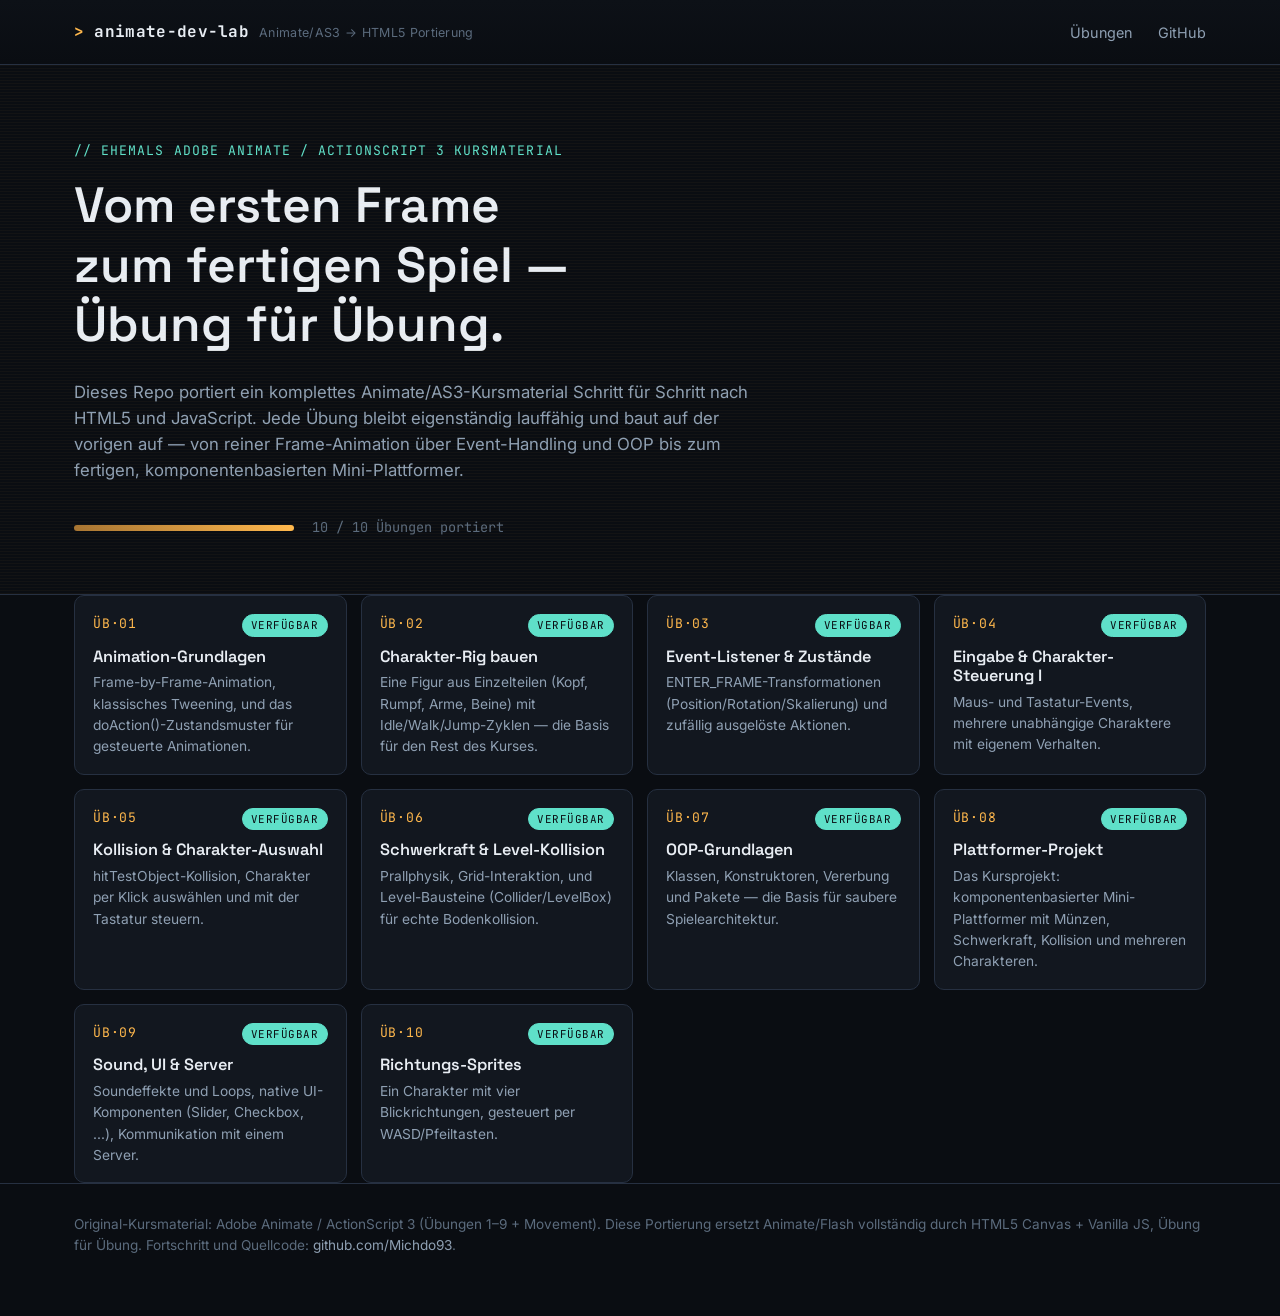
<file: index.html>
<!DOCTYPE html>
<html lang="de">
<head>
<meta charset="UTF-8">
<meta name="viewport" content="width=device-width, initial-scale=1.0">
<title>Animate/AS3 → HTML5 Game Dev Lab</title>
<meta name="description" content="Ein Animate/ActionScript-3-Kurs, Übung für Übung nach HTML5 + JavaScript portiert – vom ersten Frame bis zum fertigen Mini-Plattformer.">
<link rel="preconnect" href="https://fonts.googleapis.com">
<link href="https://fonts.googleapis.com/css2?family=Space+Grotesk:wght@500;600;700&family=Inter:wght@400;500;600&family=JetBrains+Mono:wght@400;500;700&display=swap" rel="stylesheet">
<link rel="stylesheet" href="assets/css/site.css">
</head>
<body>

<header class="site-header">
  <div class="wrap">
    <div class="brand"><span class="dot">&gt;</span> animate-dev-lab <small>Animate/AS3 → HTML5 Portierung</small></div>
    <nav class="site-nav">
      <a href="#uebungen">Übungen</a>
      <a href="https://github.com/Michdo93" target="_blank" rel="noopener">GitHub</a>
    </nav>
  </div>
</header>

<section class="hero">
  <div class="wrap">
    <div class="eyebrow">// ehemals Adobe Animate / ActionScript 3 Kursmaterial</div>
    <h1>Vom ersten Frame zum fertigen Spiel — Übung für Übung.</h1>
    <p class="lede">
      Dieses Repo portiert ein komplettes Animate/AS3-Kursmaterial Schritt für
      Schritt nach HTML5 und JavaScript. Jede Übung bleibt eigenständig
      lauffähig und baut auf der vorigen auf — von reiner Frame-Animation über
      Event-Handling und OOP bis zum fertigen, komponentenbasierten
      Mini-Plattformer.
    </p>
    <div class="hero-progress" id="progress">
      <span class="bar"><span id="progress-bar" style="width:0%"></span></span>
      <span id="progress-text">lädt…</span>
    </div>
  </div>
</section>

<main class="wrap" id="uebungen">
  <div id="chapter-list" class="grid"></div>
</main>

<footer class="site-footer">
  <div class="wrap">
    Original-Kursmaterial: Adobe Animate / ActionScript 3 (Übungen 1–9 + Movement).
    Diese Portierung ersetzt Animate/Flash vollständig durch HTML5 Canvas +
    Vanilla JS, Übung für Übung. Fortschritt und Quellcode:
    <a href="https://github.com/Michdo93" target="_blank" rel="noopener">github.com/Michdo93</a>.
  </div>
</footer>

<script src="assets/js/exercises-data.js"></script>
<script>
  const listEl = document.getElementById("chapter-list");

  CHAPTERS.forEach(c => {
    const isLive = c.status === "live";
    const el = document.createElement(isLive ? "a" : "div");
    el.className = "card" + (isLive ? "" : " disabled");
    if (isLive) el.href = `exercises/${c.slug}/`;
    el.innerHTML = `
      <div class="card-top">
        <span class="num readout">ÜB·${String(c.num).padStart(2, "0")}</span>
        <span class="badge ${isLive ? "live" : "planned"}">${isLive ? "Verfügbar" : "Geplant"}</span>
      </div>
      <h3>${c.title}</h3>
      <p>${c.desc}</p>
    `;
    listEl.appendChild(el);
  });

  const total = CHAPTERS.length;
  const live = CHAPTERS.filter(c => c.status === "live").length;
  document.getElementById("progress-bar").style.width = `${Math.round(live/total*100)}%`;
  document.getElementById("progress-text").textContent = `${live} / ${total} Übungen portiert`;
</script>
</body>
</html>
</file>
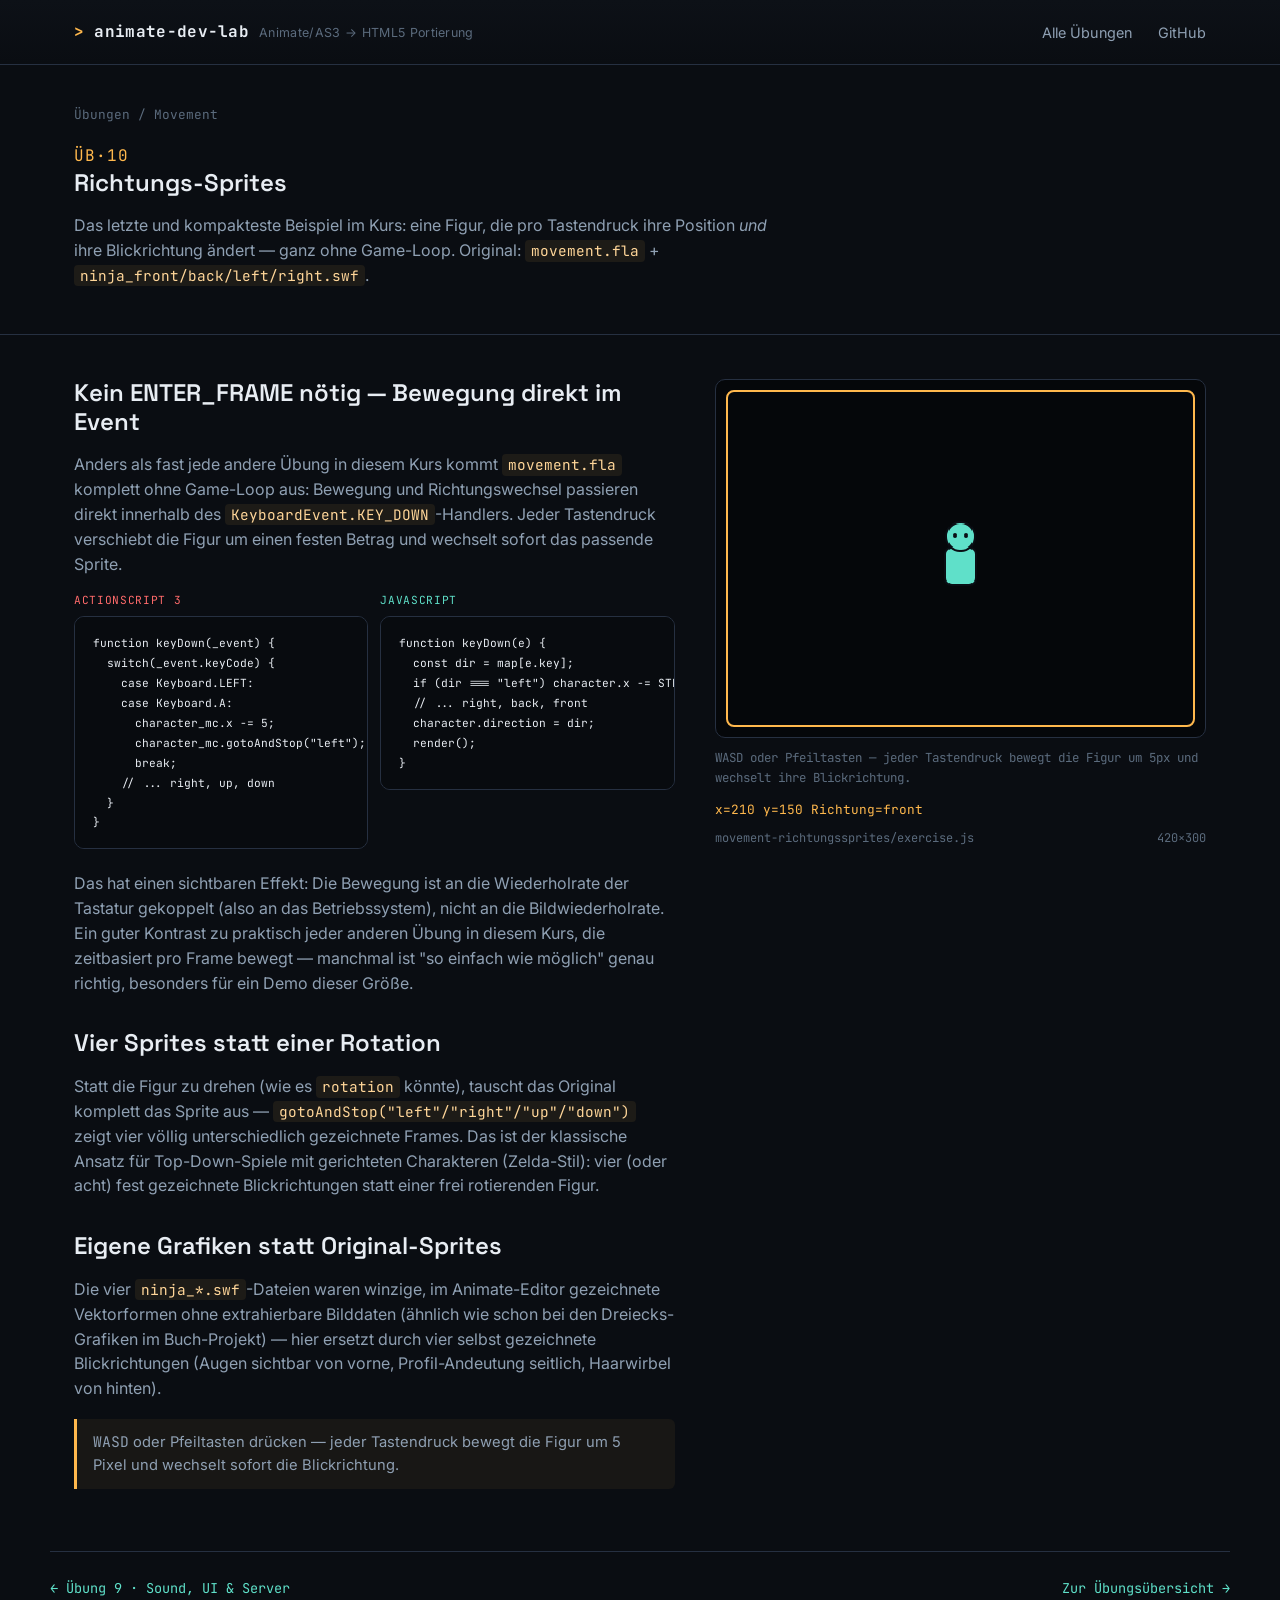
<file: exercises/movement-richtungssprites/index.html>
<!DOCTYPE html>
<html lang="de">
<head>
<meta charset="UTF-8">
<meta name="viewport" content="width=device-width, initial-scale=1.0">
<title>Movement · Richtungs-Sprites — Animate/AS3 → HTML5 Game Dev Lab</title>
<link rel="preconnect" href="https://fonts.googleapis.com">
<link href="https://fonts.googleapis.com/css2?family=Space+Grotesk:wght@500;600;700&family=Inter:wght@400;500;600&family=JetBrains+Mono:wght@400;500;700&display=swap" rel="stylesheet">
<link rel="stylesheet" href="../../assets/css/site.css">
<link rel="stylesheet" href="exercise.css">
</head>
<body>

<header class="site-header">
  <div class="wrap">
    <div class="brand"><span class="dot">&gt;</span> animate-dev-lab <small>Animate/AS3 → HTML5 Portierung</small></div>
    <nav class="site-nav">
      <a href="../../index.html">Alle Übungen</a>
      <a href="https://github.com/Michdo93" target="_blank" rel="noopener">GitHub</a>
    </nav>
  </div>
</header>

<section class="chapter-hero">
  <div class="wrap">
    <div class="breadcrumb"><a href="../../index.html">Übungen</a> / Movement</div>
    <span class="readout">ÜB·10</span>
    <h1>Richtungs-Sprites</h1>
    <p class="lede" style="color:var(--text-dim); max-width:70ch;">
      Das letzte und kompakteste Beispiel im Kurs: eine Figur, die pro
      Tastendruck ihre Position <em>und</em> ihre Blickrichtung ändert —
      ganz ohne Game-Loop. Original: <code>movement.fla</code> +
      <code>ninja_front/back/left/right.swf</code>.
    </p>
  </div>
</section>

<main class="wrap">
  <div class="learn-grid">

    <div class="learn-col">
      <h2>Kein ENTER_FRAME nötig — Bewegung direkt im Event</h2>
      <p>
        Anders als fast jede andere Übung in diesem Kurs kommt
        <code>movement.fla</code> komplett ohne Game-Loop aus: Bewegung
        und Richtungswechsel passieren direkt innerhalb des
        <code>KeyboardEvent.KEY_DOWN</code>-Handlers. Jeder Tastendruck
        verschiebt die Figur um einen festen Betrag und wechselt sofort
        das passende Sprite.
      </p>
      <div class="compare">
        <div class="col old">
          <span class="tag">ActionScript 3</span>
          <pre><code>function keyDown(_event) {
  switch(_event.keyCode) {
    case Keyboard.LEFT:
    case Keyboard.A:
      character_mc.x -= 5;
      character_mc.gotoAndStop("left");
      break;
    // ... right, up, down
  }
}</code></pre>
        </div>
        <div class="col new">
          <span class="tag">JavaScript</span>
          <pre><code>function keyDown(e) {
  const dir = map[e.key];
  if (dir === "left") character.x -= STEP;
  // ... right, back, front
  character.direction = dir;
  render();
}</code></pre>
        </div>
      </div>
      <p>
        Das hat einen sichtbaren Effekt: Die Bewegung ist an die
        Wiederholrate der Tastatur gekoppelt (also an das Betriebssystem),
        nicht an die Bildwiederholrate. Ein guter Kontrast zu praktisch
        jeder anderen Übung in diesem Kurs, die zeitbasiert pro Frame
        bewegt — manchmal ist "so einfach wie möglich" genau richtig,
        besonders für ein Demo dieser Größe.
      </p>

      <h2>Vier Sprites statt einer Rotation</h2>
      <p>
        Statt die Figur zu drehen (wie es <code>rotation</code> könnte),
        tauscht das Original komplett das Sprite aus —
        <code>gotoAndStop("left"/"right"/"up"/"down")</code> zeigt vier
        völlig unterschiedlich gezeichnete Frames. Das ist der klassische
        Ansatz für Top-Down-Spiele mit gerichteten Charakteren (Zelda-Stil):
        vier (oder acht) fest gezeichnete Blickrichtungen statt einer frei
        rotierenden Figur.
      </p>

      <h2>Eigene Grafiken statt Original-Sprites</h2>
      <p>
        Die vier <code>ninja_*.swf</code>-Dateien waren winzige, im
        Animate-Editor gezeichnete Vektorformen ohne extrahierbare
        Bilddaten (ähnlich wie schon bei den Dreiecks-Grafiken im
        Buch-Projekt) — hier ersetzt durch vier selbst gezeichnete
        Blickrichtungen (Augen sichtbar von vorne, Profil-Andeutung seitlich,
        Haarwirbel von hinten).
      </p>

      <div class="callout">
        <kbd>WASD</kbd> oder Pfeiltasten drücken — jeder Tastendruck bewegt
        die Figur um 5 Pixel und wechselt sofort die Blickrichtung.
      </div>
    </div>

    <div class="stage-wrap">
      <div class="stage-frame">
        <canvas id="stage" width="420" height="300" tabindex="0"></canvas>
      </div>
      <p id="hint" class="controls-hint"></p>
      <div class="stage-hud">
        <span id="hud-pos">x=210 y=150 Richtung=front</span>
      </div>
      <div class="stage-caption">
        <span>movement-richtungssprites/exercise.js</span>
        <span>420×300</span>
      </div>
    </div>

  </div>
</main>

<div class="chapter-footer-nav wrap">
  <a href="../uebung-09-sound-ui-server/">← Übung 9 · Sound, UI & Server</a>
  <a href="../../index.html">Zur Übungsübersicht →</a>
</div>

<script src="exercise.js"></script>
</body>
</html>
</file>
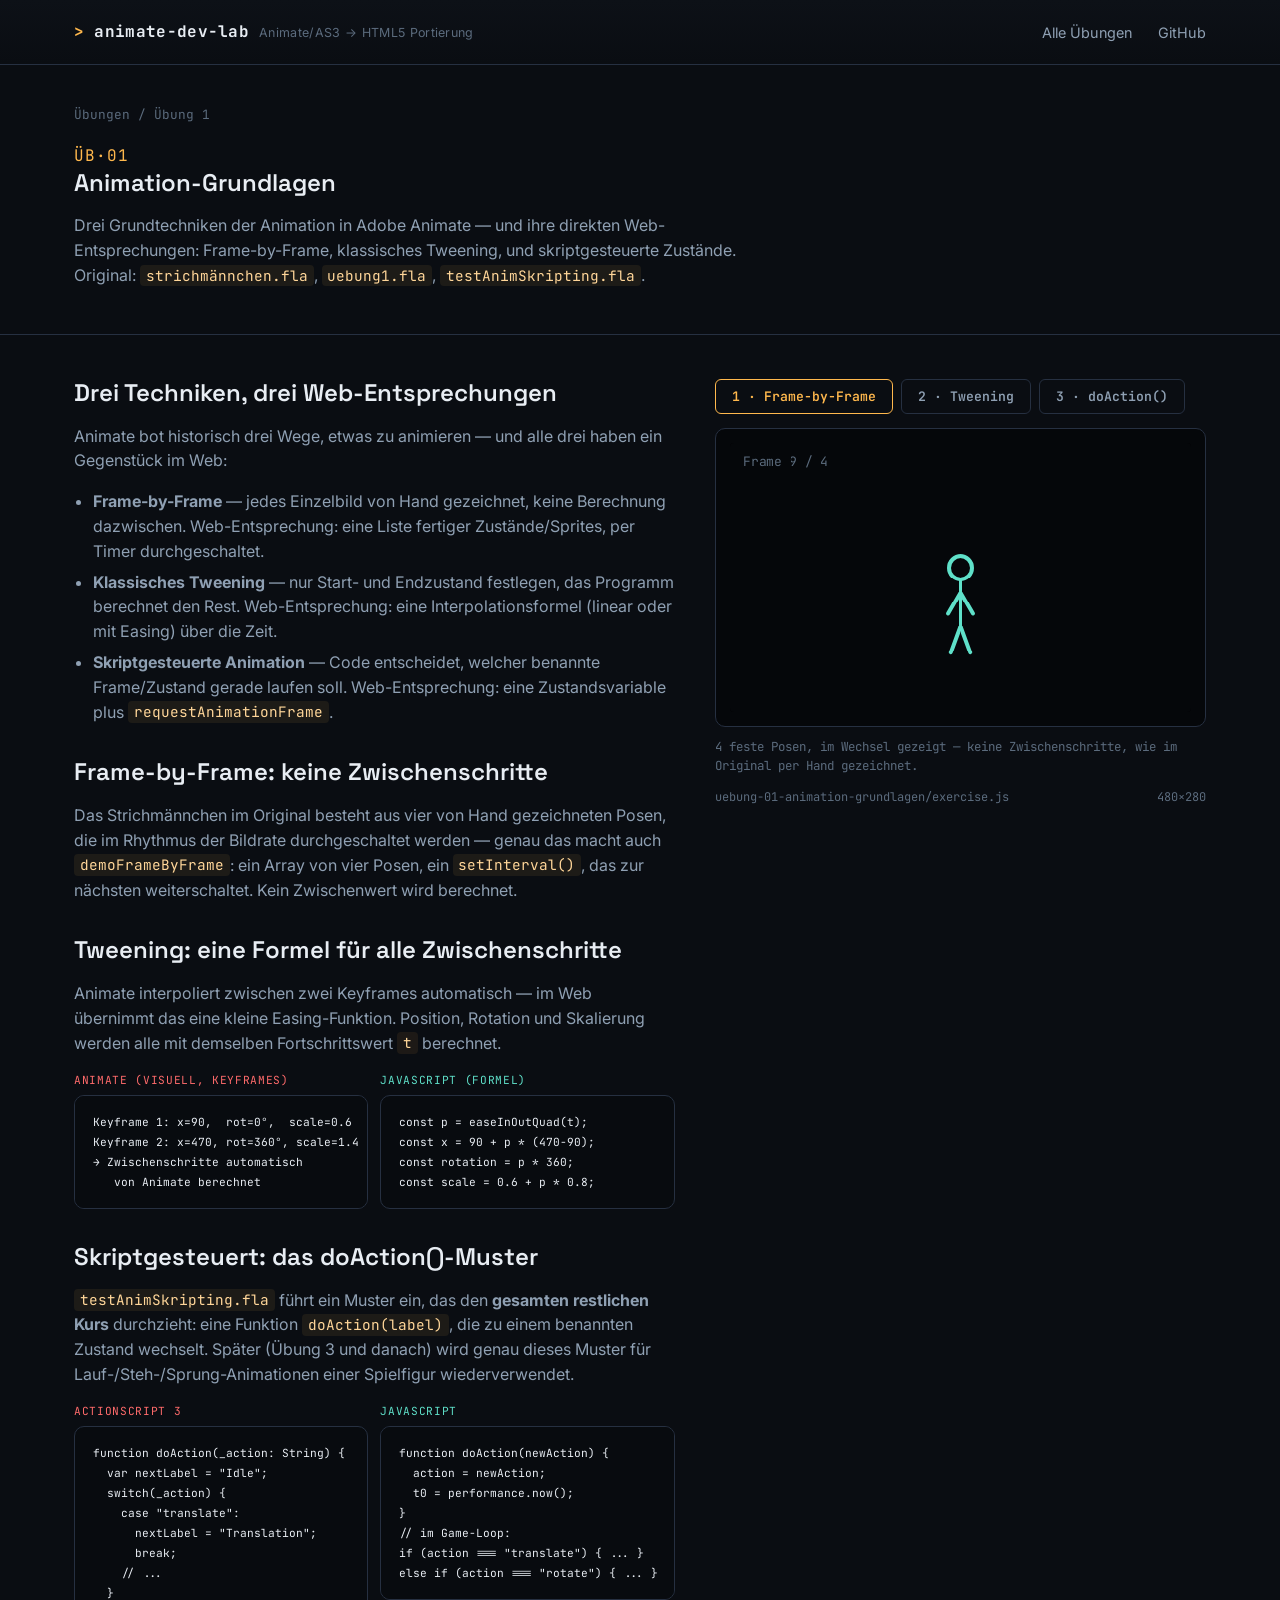
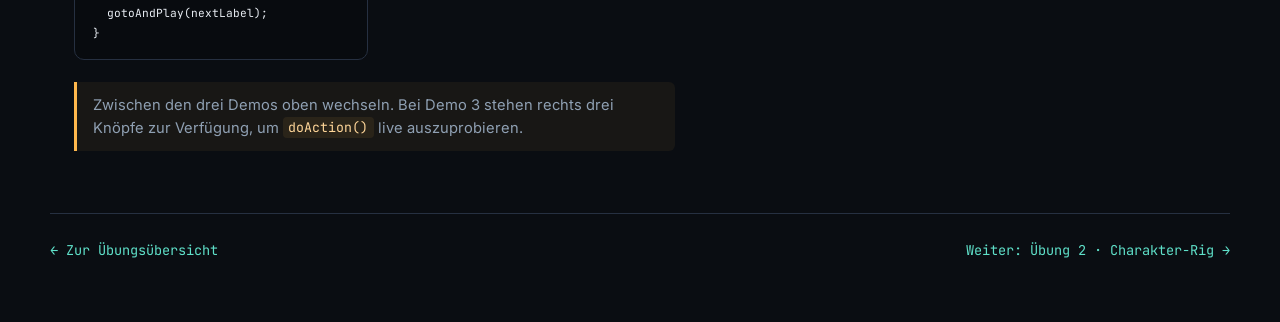
<file: exercises/uebung-01-animation-grundlagen/index.html>
<!DOCTYPE html>
<html lang="de">
<head>
<meta charset="UTF-8">
<meta name="viewport" content="width=device-width, initial-scale=1.0">
<title>Übung 1 · Animation-Grundlagen — Animate/AS3 → HTML5 Game Dev Lab</title>
<link rel="preconnect" href="https://fonts.googleapis.com">
<link href="https://fonts.googleapis.com/css2?family=Space+Grotesk:wght@500;600;700&family=Inter:wght@400;500;600&family=JetBrains+Mono:wght@400;500;700&display=swap" rel="stylesheet">
<link rel="stylesheet" href="../../assets/css/site.css">
<link rel="stylesheet" href="exercise.css">
</head>
<body>

<header class="site-header">
  <div class="wrap">
    <div class="brand"><span class="dot">&gt;</span> animate-dev-lab <small>Animate/AS3 → HTML5 Portierung</small></div>
    <nav class="site-nav">
      <a href="../../index.html">Alle Übungen</a>
      <a href="https://github.com/Michdo93" target="_blank" rel="noopener">GitHub</a>
    </nav>
  </div>
</header>

<section class="chapter-hero">
  <div class="wrap">
    <div class="breadcrumb"><a href="../../index.html">Übungen</a> / Übung 1</div>
    <span class="readout">ÜB·01</span>
    <h1>Animation-Grundlagen</h1>
    <p class="lede" style="color:var(--text-dim); max-width:70ch;">
      Drei Grundtechniken der Animation in Adobe Animate — und ihre direkten
      Web-Entsprechungen: Frame-by-Frame, klassisches Tweening, und
      skriptgesteuerte Zustände. Original: <code>strichmännchen.fla</code>,
      <code>uebung1.fla</code>, <code>testAnimSkripting.fla</code>.
    </p>
  </div>
</section>

<main class="wrap">
  <div class="learn-grid">

    <div class="learn-col">
      <h2>Drei Techniken, drei Web-Entsprechungen</h2>
      <p>
        Animate bot historisch drei Wege, etwas zu animieren — und alle drei
        haben ein Gegenstück im Web:
      </p>
      <ul>
        <li><strong>Frame-by-Frame</strong> — jedes Einzelbild von Hand
          gezeichnet, keine Berechnung dazwischen. Web-Entsprechung: eine
          Liste fertiger Zustände/Sprites, per Timer durchgeschaltet.</li>
        <li><strong>Klassisches Tweening</strong> — nur Start- und Endzustand
          festlegen, das Programm berechnet den Rest. Web-Entsprechung: eine
          Interpolationsformel (linear oder mit Easing) über die Zeit.</li>
        <li><strong>Skriptgesteuerte Animation</strong> — Code entscheidet,
          welcher benannte Frame/Zustand gerade laufen soll. Web-Entsprechung:
          eine Zustandsvariable plus <code>requestAnimationFrame</code>.</li>
      </ul>

      <h2>Frame-by-Frame: keine Zwischenschritte</h2>
      <p>
        Das Strichmännchen im Original besteht aus vier von Hand gezeichneten
        Posen, die im Rhythmus der Bildrate durchgeschaltet werden — genau
        das macht auch <code>demoFrameByFrame</code>: ein Array von vier
        Posen, ein <code>setInterval()</code>, das zur nächsten weiterschaltet.
        Kein Zwischenwert wird berechnet.
      </p>

      <h2>Tweening: eine Formel für alle Zwischenschritte</h2>
      <p>
        Animate interpoliert zwischen zwei Keyframes automatisch — im Web
        übernimmt das eine kleine Easing-Funktion. Position, Rotation und
        Skalierung werden alle mit demselben Fortschrittswert <code>t</code>
        berechnet.
      </p>
      <div class="compare">
        <div class="col old">
          <span class="tag">Animate (visuell, Keyframes)</span>
          <pre><code>Keyframe 1: x=90,  rot=0°,  scale=0.6
Keyframe 2: x=470, rot=360°, scale=1.4
→ Zwischenschritte automatisch
   von Animate berechnet</code></pre>
        </div>
        <div class="col new">
          <span class="tag">JavaScript (Formel)</span>
          <pre><code>const p = easeInOutQuad(t);
const x = 90 + p * (470-90);
const rotation = p * 360;
const scale = 0.6 + p * 0.8;</code></pre>
        </div>
      </div>

      <h2>Skriptgesteuert: das doAction()-Muster</h2>
      <p>
        <code>testAnimSkripting.fla</code> führt ein Muster ein, das den
        <strong>gesamten restlichen Kurs</strong> durchzieht: eine Funktion
        <code>doAction(label)</code>, die zu einem benannten Zustand
        wechselt. Später (Übung 3 und danach) wird genau dieses Muster für
        Lauf-/Steh-/Sprung-Animationen einer Spielfigur wiederverwendet.
      </p>
      <div class="compare">
        <div class="col old">
          <span class="tag">ActionScript 3</span>
          <pre><code>function doAction(_action: String) {
  var nextLabel = "Idle";
  switch(_action) {
    case "translate":
      nextLabel = "Translation";
      break;
    // ...
  }
  gotoAndPlay(nextLabel);
}</code></pre>
        </div>
        <div class="col new">
          <span class="tag">JavaScript</span>
          <pre><code>function doAction(newAction) {
  action = newAction;
  t0 = performance.now();
}
// im Game-Loop:
if (action === "translate") { ... }
else if (action === "rotate") { ... }</code></pre>
        </div>
      </div>

      <div class="callout">
        Zwischen den drei Demos oben wechseln. Bei Demo 3 stehen rechts drei
        Knöpfe zur Verfügung, um <code>doAction()</code> live auszuprobieren.
      </div>
    </div>

    <div class="stage-wrap">
      <div class="demo-buttons">
        <button class="btn ghost btn-active" data-demo="framebyframe">1 · Frame-by-Frame</button>
        <button class="btn ghost" data-demo="tween">2 · Tweening</button>
        <button class="btn ghost" data-demo="scripted">3 · doAction()</button>
      </div>
      <div class="stage-frame">
        <canvas id="stage" width="480" height="280"></canvas>
      </div>
      <div id="action-buttons">
        <button id="act-translate" class="btn ghost">translate</button>
        <button id="act-rotate" class="btn ghost">rotate</button>
        <button id="act-scale" class="btn ghost">scale</button>
      </div>
      <p id="hint" class="controls-hint"></p>
      <div class="stage-caption">
        <span>uebung-01-animation-grundlagen/exercise.js</span>
        <span>480×280</span>
      </div>
    </div>

  </div>
</main>

<div class="chapter-footer-nav wrap">
  <a href="../../index.html">← Zur Übungsübersicht</a>
  <a href="../uebung-02-charakter-rig/">Weiter: Übung 2 · Charakter-Rig →</a>
</div>

<script src="exercise.js"></script>
</body>
</html>
</file>
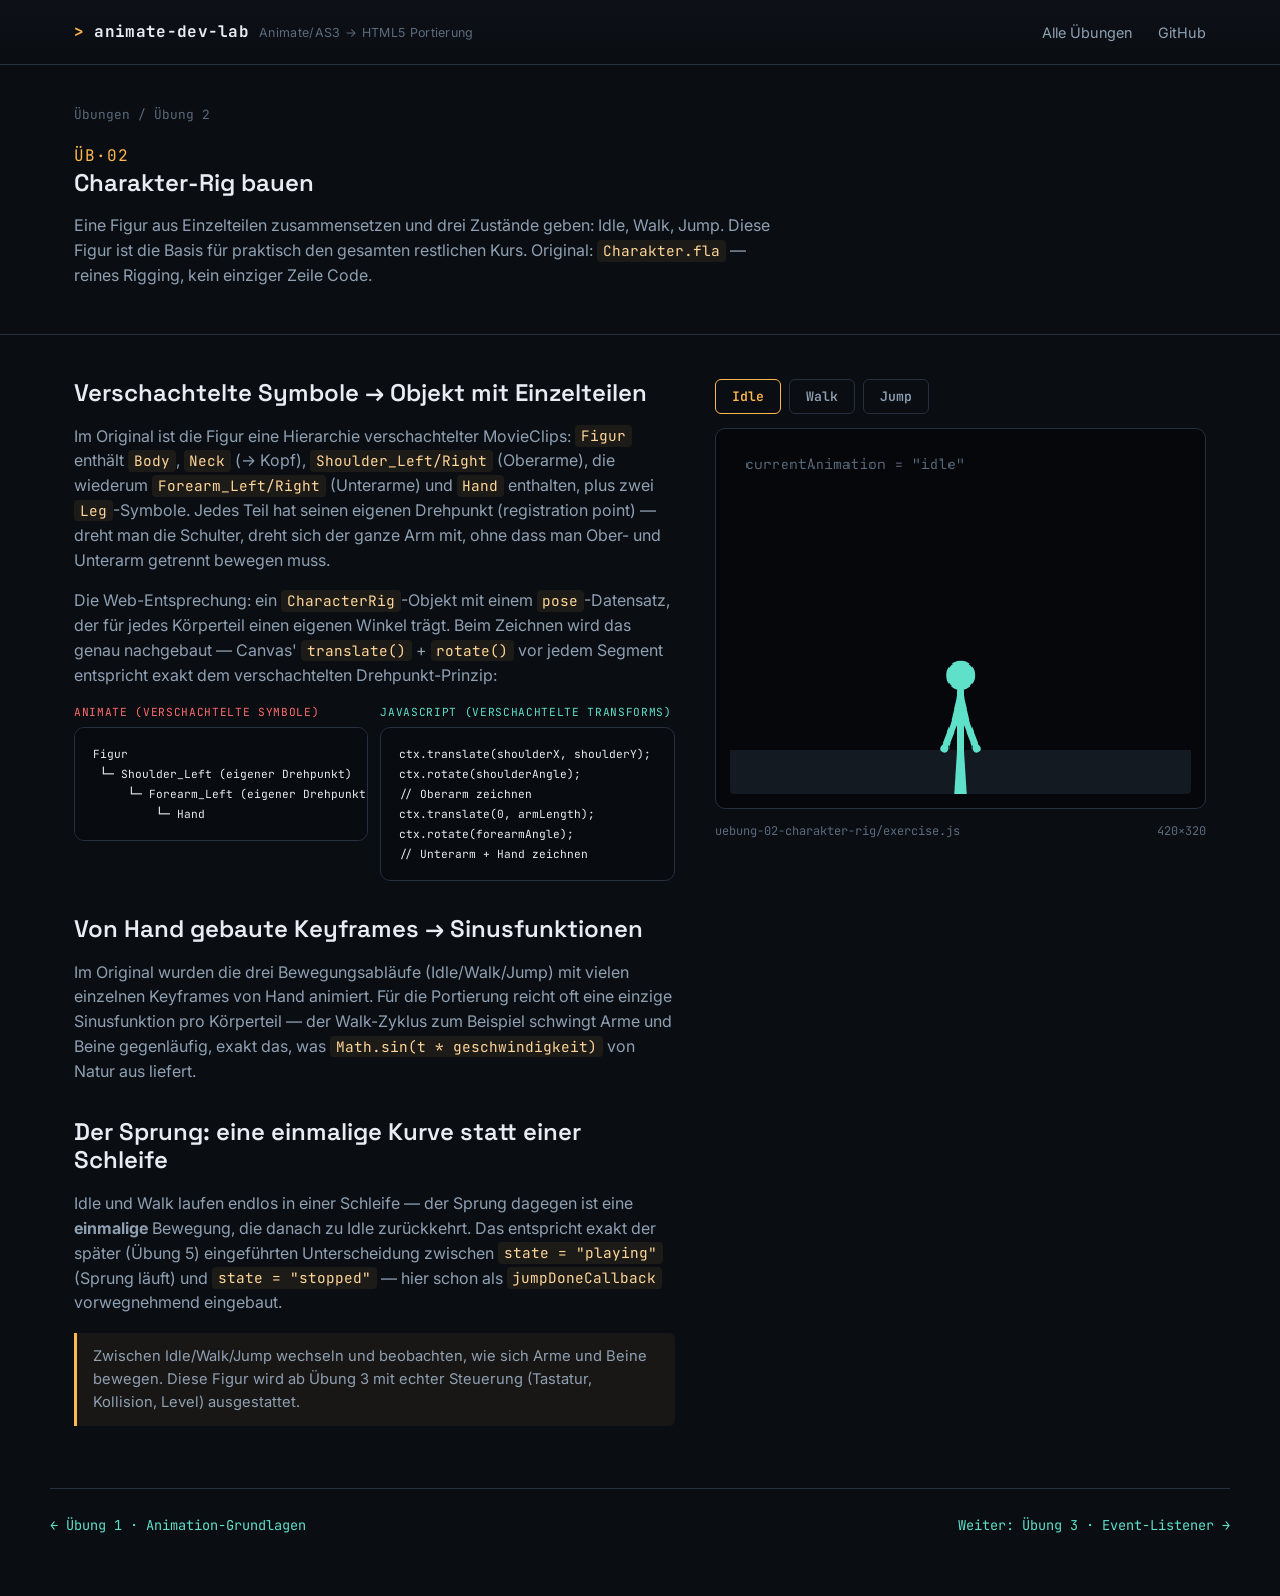
<file: exercises/uebung-02-charakter-rig/index.html>
<!DOCTYPE html>
<html lang="de">
<head>
<meta charset="UTF-8">
<meta name="viewport" content="width=device-width, initial-scale=1.0">
<title>Übung 2 · Charakter-Rig bauen — Animate/AS3 → HTML5 Game Dev Lab</title>
<link rel="preconnect" href="https://fonts.googleapis.com">
<link href="https://fonts.googleapis.com/css2?family=Space+Grotesk:wght@500;600;700&family=Inter:wght@400;500;600&family=JetBrains+Mono:wght@400;500;700&display=swap" rel="stylesheet">
<link rel="stylesheet" href="../../assets/css/site.css">
<link rel="stylesheet" href="exercise.css">
</head>
<body>

<header class="site-header">
  <div class="wrap">
    <div class="brand"><span class="dot">&gt;</span> animate-dev-lab <small>Animate/AS3 → HTML5 Portierung</small></div>
    <nav class="site-nav">
      <a href="../../index.html">Alle Übungen</a>
      <a href="https://github.com/Michdo93" target="_blank" rel="noopener">GitHub</a>
    </nav>
  </div>
</header>

<section class="chapter-hero">
  <div class="wrap">
    <div class="breadcrumb"><a href="../../index.html">Übungen</a> / Übung 2</div>
    <span class="readout">ÜB·02</span>
    <h1>Charakter-Rig bauen</h1>
    <p class="lede" style="color:var(--text-dim); max-width:70ch;">
      Eine Figur aus Einzelteilen zusammensetzen und drei Zustände geben:
      Idle, Walk, Jump. Diese Figur ist die Basis für praktisch den gesamten
      restlichen Kurs. Original: <code>Charakter.fla</code> — reines Rigging,
      kein einziger Zeile Code.
    </p>
  </div>
</section>

<main class="wrap">
  <div class="learn-grid">

    <div class="learn-col">
      <h2>Verschachtelte Symbole → Objekt mit Einzelteilen</h2>
      <p>
        Im Original ist die Figur eine Hierarchie verschachtelter
        MovieClips: <code>Figur</code> enthält <code>Body</code>,
        <code>Neck</code> (→ Kopf), <code>Shoulder_Left/Right</code>
        (Oberarme), die wiederum <code>Forearm_Left/Right</code> (Unterarme)
        und <code>Hand</code> enthalten, plus zwei <code>Leg</code>-Symbole.
        Jedes Teil hat seinen eigenen Drehpunkt (registration point) — dreht
        man die Schulter, dreht sich der ganze Arm mit, ohne dass man Ober-
        und Unterarm getrennt bewegen muss.
      </p>
      <p>
        Die Web-Entsprechung: ein <code>CharacterRig</code>-Objekt mit einem
        <code>pose</code>-Datensatz, der für jedes Körperteil einen eigenen
        Winkel trägt. Beim Zeichnen wird das genau nachgebaut — Canvas'
        <code>translate()</code> + <code>rotate()</code> vor jedem Segment
        entspricht exakt dem verschachtelten Drehpunkt-Prinzip:
      </p>
      <div class="compare">
        <div class="col old">
          <span class="tag">Animate (verschachtelte Symbole)</span>
          <pre><code>Figur
 └─ Shoulder_Left (eigener Drehpunkt)
     └─ Forearm_Left (eigener Drehpunkt)
         └─ Hand</code></pre>
        </div>
        <div class="col new">
          <span class="tag">JavaScript (verschachtelte Transforms)</span>
          <pre><code>ctx.translate(shoulderX, shoulderY);
ctx.rotate(shoulderAngle);
// Oberarm zeichnen
ctx.translate(0, armLength);
ctx.rotate(forearmAngle);
// Unterarm + Hand zeichnen</code></pre>
        </div>
      </div>

      <h2>Von Hand gebaute Keyframes → Sinusfunktionen</h2>
      <p>
        Im Original wurden die drei Bewegungsabläufe (Idle/Walk/Jump) mit
        vielen einzelnen Keyframes von Hand animiert. Für die Portierung
        reicht oft eine einzige Sinusfunktion pro Körperteil — der
        Walk-Zyklus zum Beispiel schwingt Arme und Beine gegenläufig, exakt
        das, was <code>Math.sin(t * geschwindigkeit)</code> von Natur aus
        liefert.
      </p>

      <h2>Der Sprung: eine einmalige Kurve statt einer Schleife</h2>
      <p>
        Idle und Walk laufen endlos in einer Schleife — der Sprung dagegen
        ist eine <strong>einmalige</strong> Bewegung, die danach zu Idle
        zurückkehrt. Das entspricht exakt der später (Übung 5) eingeführten
        Unterscheidung zwischen <code>state = "playing"</code> (Sprung läuft)
        und <code>state = "stopped"</code> — hier schon als
        <code>jumpDoneCallback</code> vorwegnehmend eingebaut.
      </p>

      <div class="callout">
        Zwischen Idle/Walk/Jump wechseln und beobachten, wie sich Arme und
        Beine bewegen. Diese Figur wird ab Übung 3 mit echter Steuerung
        (Tastatur, Kollision, Level) ausgestattet.
      </div>
    </div>

    <div class="stage-wrap">
      <div class="demo-buttons">
        <button class="btn ghost btn-active" data-state="idle">Idle</button>
        <button class="btn ghost" data-state="walk">Walk</button>
        <button class="btn ghost" data-state="jump">Jump</button>
      </div>
      <div class="stage-frame">
        <canvas id="stage" width="420" height="320"></canvas>
      </div>
      <p id="hint" class="controls-hint"></p>
      <div class="stage-caption">
        <span>uebung-02-charakter-rig/exercise.js</span>
        <span>420×320</span>
      </div>
    </div>

  </div>
</main>

<div class="chapter-footer-nav wrap">
  <a href="../uebung-01-animation-grundlagen/">← Übung 1 · Animation-Grundlagen</a>
  <a href="../uebung-03-event-listener/">Weiter: Übung 3 · Event-Listener →</a>
</div>

<script src="exercise.js"></script>
</body>
</html>
</file>
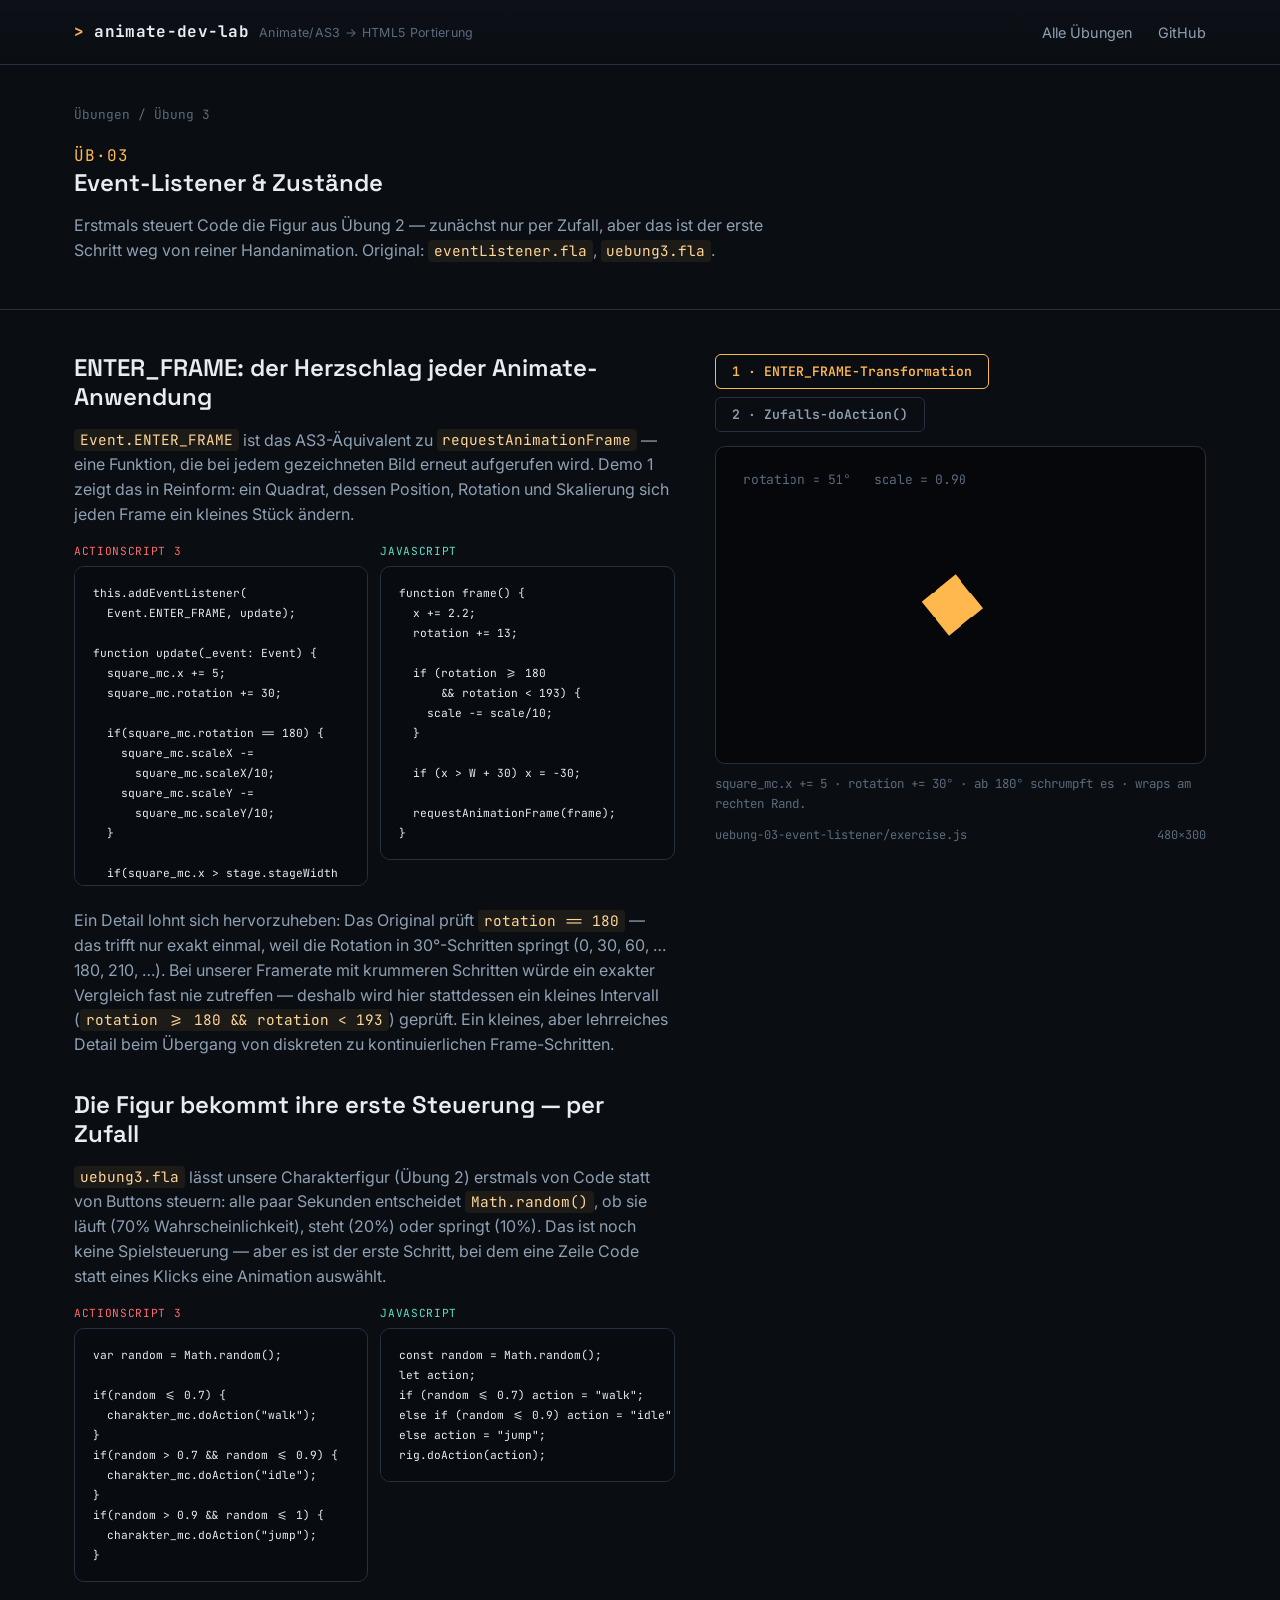
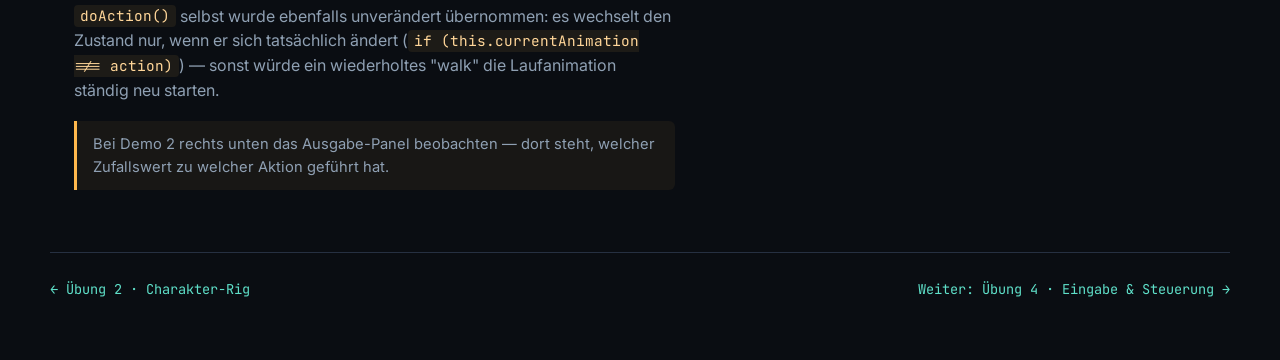
<file: exercises/uebung-03-event-listener/index.html>
<!DOCTYPE html>
<html lang="de">
<head>
<meta charset="UTF-8">
<meta name="viewport" content="width=device-width, initial-scale=1.0">
<title>Übung 3 · Event-Listener & Zustände — Animate/AS3 → HTML5 Game Dev Lab</title>
<link rel="preconnect" href="https://fonts.googleapis.com">
<link href="https://fonts.googleapis.com/css2?family=Space+Grotesk:wght@500;600;700&family=Inter:wght@400;500;600&family=JetBrains+Mono:wght@400;500;700&display=swap" rel="stylesheet">
<link rel="stylesheet" href="../../assets/css/site.css">
<link rel="stylesheet" href="exercise.css">
</head>
<body>

<header class="site-header">
  <div class="wrap">
    <div class="brand"><span class="dot">&gt;</span> animate-dev-lab <small>Animate/AS3 → HTML5 Portierung</small></div>
    <nav class="site-nav">
      <a href="../../index.html">Alle Übungen</a>
      <a href="https://github.com/Michdo93" target="_blank" rel="noopener">GitHub</a>
    </nav>
  </div>
</header>

<section class="chapter-hero">
  <div class="wrap">
    <div class="breadcrumb"><a href="../../index.html">Übungen</a> / Übung 3</div>
    <span class="readout">ÜB·03</span>
    <h1>Event-Listener & Zustände</h1>
    <p class="lede" style="color:var(--text-dim); max-width:70ch;">
      Erstmals steuert Code die Figur aus Übung 2 — zunächst nur per Zufall,
      aber das ist der erste Schritt weg von reiner Handanimation. Original:
      <code>eventListener.fla</code>, <code>uebung3.fla</code>.
    </p>
  </div>
</section>

<main class="wrap">
  <div class="learn-grid">

    <div class="learn-col">
      <h2>ENTER_FRAME: der Herzschlag jeder Animate-Anwendung</h2>
      <p>
        <code>Event.ENTER_FRAME</code> ist das AS3-Äquivalent zu
        <code>requestAnimationFrame</code> — eine Funktion, die bei jedem
        gezeichneten Bild erneut aufgerufen wird. Demo 1 zeigt das in
        Reinform: ein Quadrat, dessen Position, Rotation und Skalierung sich
        jeden Frame ein kleines Stück ändern.
      </p>
      <div class="compare">
        <div class="col old">
          <span class="tag">ActionScript 3</span>
          <pre><code>this.addEventListener(
  Event.ENTER_FRAME, update);

function update(_event: Event) {
  square_mc.x += 5;
  square_mc.rotation += 30;

  if(square_mc.rotation == 180) {
    square_mc.scaleX -=
      square_mc.scaleX/10;
    square_mc.scaleY -=
      square_mc.scaleY/10;
  }

  if(square_mc.x > stage.stageWidth
      + square_mc.width/2) {
    square_mc.x =
      -square_mc.width/2;
  }
}</code></pre>
        </div>
        <div class="col new">
          <span class="tag">JavaScript</span>
          <pre><code>function frame() {
  x += 2.2;
  rotation += 13;

  if (rotation &gt;= 180
      && rotation &lt; 193) {
    scale -= scale/10;
  }

  if (x &gt; W + 30) x = -30;

  requestAnimationFrame(frame);
}</code></pre>
        </div>
      </div>
      <p>
        Ein Detail lohnt sich hervorzuheben: Das Original prüft
        <code>rotation == 180</code> — das trifft nur exakt einmal, weil
        die Rotation in 30°-Schritten springt (0, 30, 60, … 180, 210, …).
        Bei unserer Framerate mit krummeren Schritten würde ein exakter
        Vergleich fast nie zutreffen — deshalb wird hier stattdessen ein
        kleines Intervall (<code>rotation &gt;= 180 &amp;&amp; rotation &lt; 193</code>)
        geprüft. Ein kleines, aber lehrreiches Detail beim Übergang von
        diskreten zu kontinuierlichen Frame-Schritten.
      </p>

      <h2>Die Figur bekommt ihre erste Steuerung — per Zufall</h2>
      <p>
        <code>uebung3.fla</code> lässt unsere Charakterfigur (Übung 2)
        erstmals von Code statt von Buttons steuern: alle paar Sekunden
        entscheidet <code>Math.random()</code>, ob sie läuft (70%
        Wahrscheinlichkeit), steht (20%) oder springt (10%). Das ist noch
        keine Spielsteuerung — aber es ist der erste Schritt, bei dem eine
        Zeile Code statt eines Klicks eine Animation auswählt.
      </p>
      <div class="compare">
        <div class="col old">
          <span class="tag">ActionScript 3</span>
          <pre><code>var random = Math.random();

if(random &lt;= 0.7) {
  charakter_mc.doAction("walk");
}
if(random &gt; 0.7 && random &lt;= 0.9) {
  charakter_mc.doAction("idle");
}
if(random &gt; 0.9 && random &lt;= 1) {
  charakter_mc.doAction("jump");
}</code></pre>
        </div>
        <div class="col new">
          <span class="tag">JavaScript</span>
          <pre><code>const random = Math.random();
let action;
if (random &lt;= 0.7) action = "walk";
else if (random &lt;= 0.9) action = "idle";
else action = "jump";
rig.doAction(action);</code></pre>
        </div>
      </div>
      <p>
        <code>doAction()</code> selbst wurde ebenfalls unverändert
        übernommen: es wechselt den Zustand nur, wenn er sich tatsächlich
        ändert (<code>if (this.currentAnimation !== action)</code>) — sonst
        würde ein wiederholtes "walk" die Laufanimation ständig neu starten.
      </p>

      <div class="callout">
        Bei Demo 2 rechts unten das Ausgabe-Panel beobachten — dort steht,
        welcher Zufallswert zu welcher Aktion geführt hat.
      </div>
    </div>

    <div class="stage-wrap">
      <div class="demo-buttons">
        <button class="btn ghost btn-active" data-demo="transform">1 · ENTER_FRAME-Transformation</button>
        <button class="btn ghost" data-demo="random">2 · Zufalls-doAction()</button>
      </div>
      <div class="stage-frame">
        <canvas id="stage" width="480" height="300"></canvas>
      </div>
      <p id="hint" class="controls-hint"></p>
      <div id="action-log-wrap">
        <div id="action-log"></div>
      </div>
      <div class="stage-caption">
        <span>uebung-03-event-listener/exercise.js</span>
        <span>480×300</span>
      </div>
    </div>

  </div>
</main>

<div class="chapter-footer-nav wrap">
  <a href="../uebung-02-charakter-rig/">← Übung 2 · Charakter-Rig</a>
  <a href="../uebung-04-eingabe-steuerung/">Weiter: Übung 4 · Eingabe & Steuerung →</a>
</div>

<script src="exercise.js"></script>
</body>
</html>
</file>
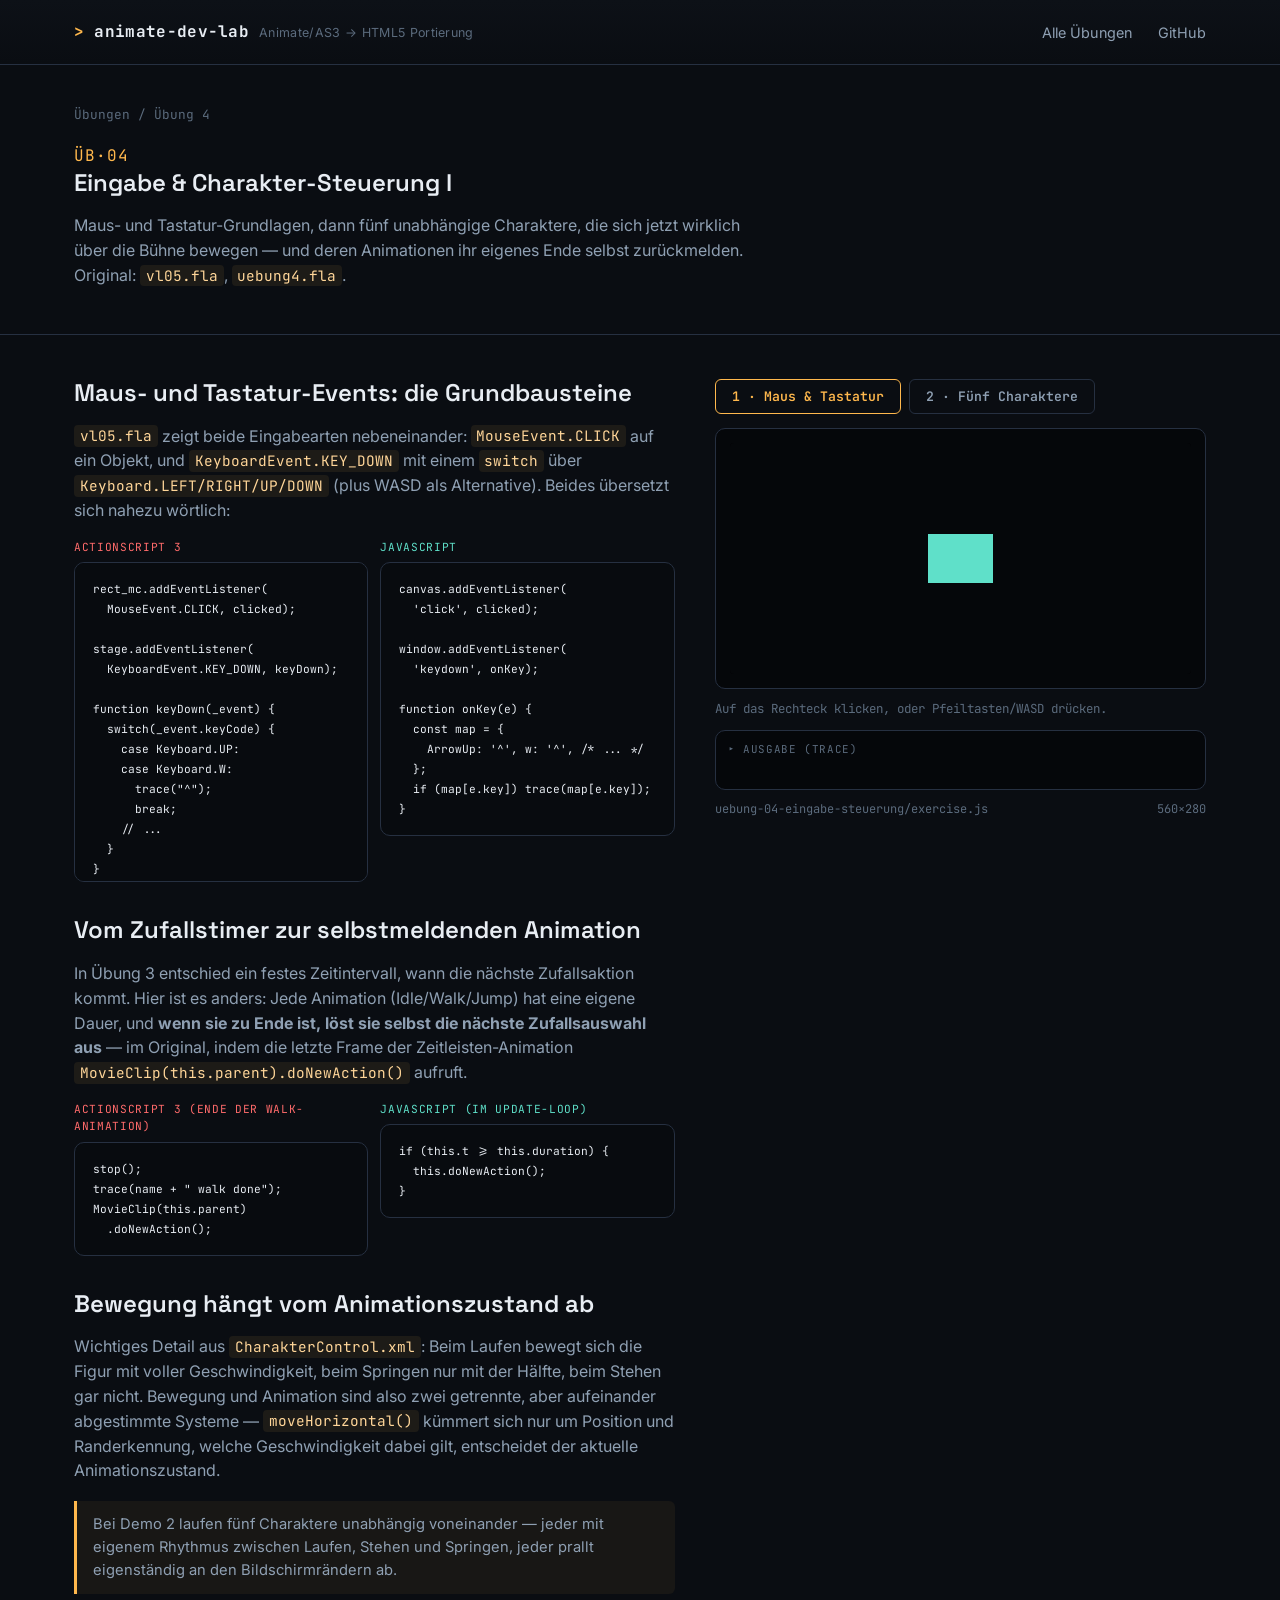
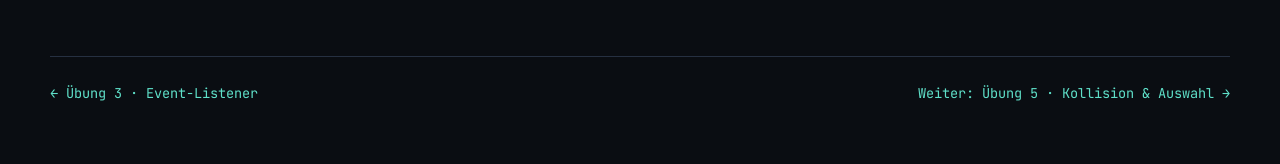
<file: exercises/uebung-04-eingabe-steuerung/index.html>
<!DOCTYPE html>
<html lang="de">
<head>
<meta charset="UTF-8">
<meta name="viewport" content="width=device-width, initial-scale=1.0">
<title>Übung 4 · Eingabe & Charakter-Steuerung I — Animate/AS3 → HTML5 Game Dev Lab</title>
<link rel="preconnect" href="https://fonts.googleapis.com">
<link href="https://fonts.googleapis.com/css2?family=Space+Grotesk:wght@500;600;700&family=Inter:wght@400;500;600&family=JetBrains+Mono:wght@400;500;700&display=swap" rel="stylesheet">
<link rel="stylesheet" href="../../assets/css/site.css">
<link rel="stylesheet" href="exercise.css">
</head>
<body>

<header class="site-header">
  <div class="wrap">
    <div class="brand"><span class="dot">&gt;</span> animate-dev-lab <small>Animate/AS3 → HTML5 Portierung</small></div>
    <nav class="site-nav">
      <a href="../../index.html">Alle Übungen</a>
      <a href="https://github.com/Michdo93" target="_blank" rel="noopener">GitHub</a>
    </nav>
  </div>
</header>

<section class="chapter-hero">
  <div class="wrap">
    <div class="breadcrumb"><a href="../../index.html">Übungen</a> / Übung 4</div>
    <span class="readout">ÜB·04</span>
    <h1>Eingabe & Charakter-Steuerung I</h1>
    <p class="lede" style="color:var(--text-dim); max-width:70ch;">
      Maus- und Tastatur-Grundlagen, dann fünf unabhängige Charaktere, die
      sich jetzt wirklich über die Bühne bewegen — und deren Animationen
      ihr eigenes Ende selbst zurückmelden. Original: <code>vl05.fla</code>,
      <code>uebung4.fla</code>.
    </p>
  </div>
</section>

<main class="wrap">
  <div class="learn-grid">

    <div class="learn-col">
      <h2>Maus- und Tastatur-Events: die Grundbausteine</h2>
      <p>
        <code>vl05.fla</code> zeigt beide Eingabearten nebeneinander:
        <code>MouseEvent.CLICK</code> auf ein Objekt, und
        <code>KeyboardEvent.KEY_DOWN</code> mit einem <code>switch</code>
        über <code>Keyboard.LEFT/RIGHT/UP/DOWN</code> (plus WASD als
        Alternative). Beides übersetzt sich nahezu wörtlich:
      </p>
      <div class="compare">
        <div class="col old">
          <span class="tag">ActionScript 3</span>
          <pre><code>rect_mc.addEventListener(
  MouseEvent.CLICK, clicked);

stage.addEventListener(
  KeyboardEvent.KEY_DOWN, keyDown);

function keyDown(_event) {
  switch(_event.keyCode) {
    case Keyboard.UP:
    case Keyboard.W:
      trace("^");
      break;
    // ...
  }
}</code></pre>
        </div>
        <div class="col new">
          <span class="tag">JavaScript</span>
          <pre><code>canvas.addEventListener(
  'click', clicked);

window.addEventListener(
  'keydown', onKey);

function onKey(e) {
  const map = {
    ArrowUp: '^', w: '^', /* ... */
  };
  if (map[e.key]) trace(map[e.key]);
}</code></pre>
        </div>
      </div>

      <h2>Vom Zufallstimer zur selbstmeldenden Animation</h2>
      <p>
        In Übung 3 entschied ein festes Zeitintervall, wann die nächste
        Zufallsaktion kommt. Hier ist es anders: Jede Animation
        (Idle/Walk/Jump) hat eine eigene Dauer, und <strong>wenn sie zu
        Ende ist, löst sie selbst die nächste Zufallsauswahl aus</strong> —
        im Original, indem die letzte Frame der Zeitleisten-Animation
        <code>MovieClip(this.parent).doNewAction()</code> aufruft.
      </p>
      <div class="compare">
        <div class="col old">
          <span class="tag">ActionScript 3 (Ende der Walk-Animation)</span>
          <pre><code>stop();
trace(name + " walk done");
MovieClip(this.parent)
  .doNewAction();</code></pre>
        </div>
        <div class="col new">
          <span class="tag">JavaScript (im Update-Loop)</span>
          <pre><code>if (this.t >= this.duration) {
  this.doNewAction();
}</code></pre>
        </div>
      </div>

      <h2>Bewegung hängt vom Animationszustand ab</h2>
      <p>
        Wichtiges Detail aus <code>CharakterControl.xml</code>: Beim Laufen
        bewegt sich die Figur mit voller Geschwindigkeit, beim Springen nur
        mit der Hälfte, beim Stehen gar nicht. Bewegung und Animation sind
        also zwei getrennte, aber aufeinander abgestimmte Systeme —
        <code>moveHorizontal()</code> kümmert sich nur um Position und
        Randerkennung, welche Geschwindigkeit dabei gilt, entscheidet der
        aktuelle Animationszustand.
      </p>

      <div class="callout">
        Bei Demo 2 laufen fünf Charaktere unabhängig voneinander — jeder mit
        eigenem Rhythmus zwischen Laufen, Stehen und Springen, jeder prallt
        eigenständig an den Bildschirmrändern ab.
      </div>
    </div>

    <div class="stage-wrap">
      <div class="demo-buttons">
        <button class="btn ghost btn-active" data-demo="input">1 · Maus & Tastatur</button>
        <button class="btn ghost" data-demo="characters">2 · Fünf Charaktere</button>
      </div>
      <div class="stage-frame">
        <canvas id="stage" width="560" height="280" tabindex="0"></canvas>
      </div>
      <p id="hint" class="controls-hint"></p>
      <div id="action-log-wrap">
        <div id="action-log"></div>
      </div>
      <div class="stage-caption">
        <span>uebung-04-eingabe-steuerung/exercise.js</span>
        <span>560×280</span>
      </div>
    </div>

  </div>
</main>

<div class="chapter-footer-nav wrap">
  <a href="../uebung-03-event-listener/">← Übung 3 · Event-Listener</a>
  <a href="../uebung-05-kollision-auswahl/">Weiter: Übung 5 · Kollision & Auswahl →</a>
</div>

<script src="exercise.js"></script>
</body>
</html>
</file>
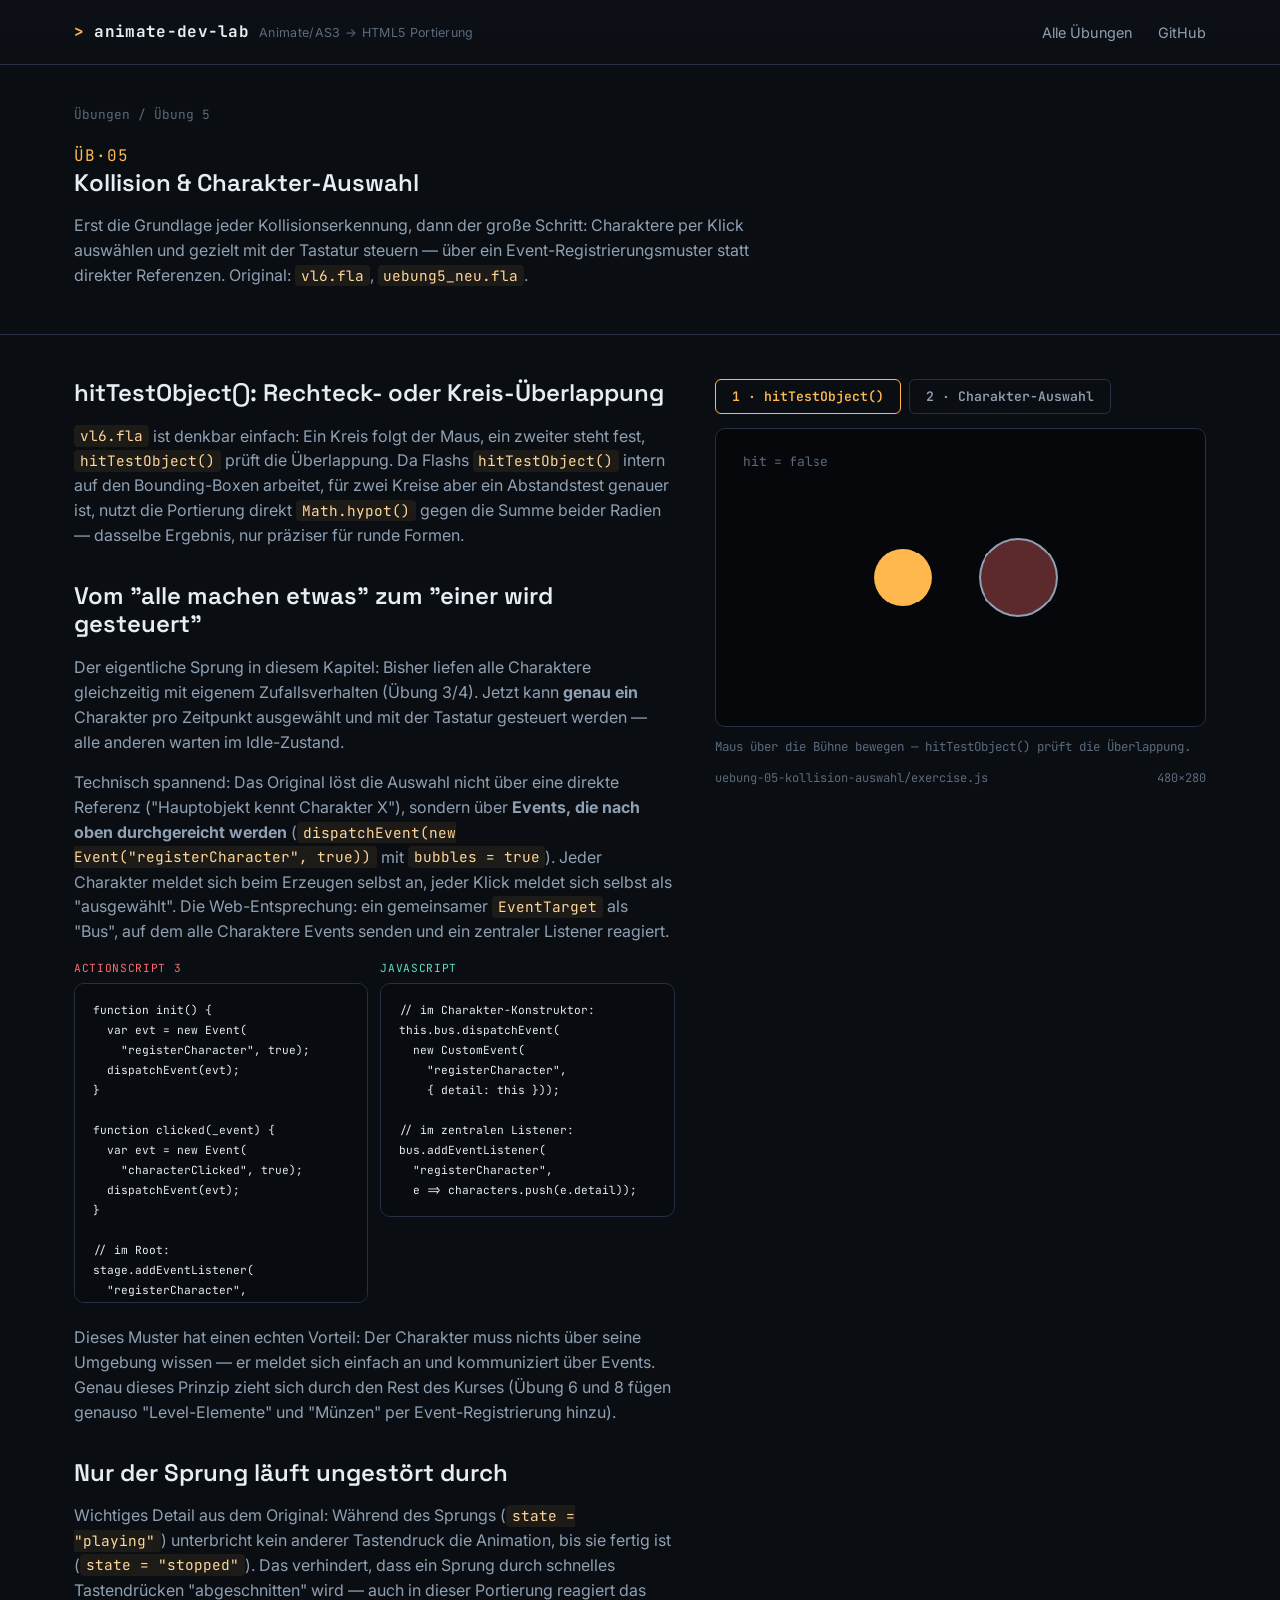
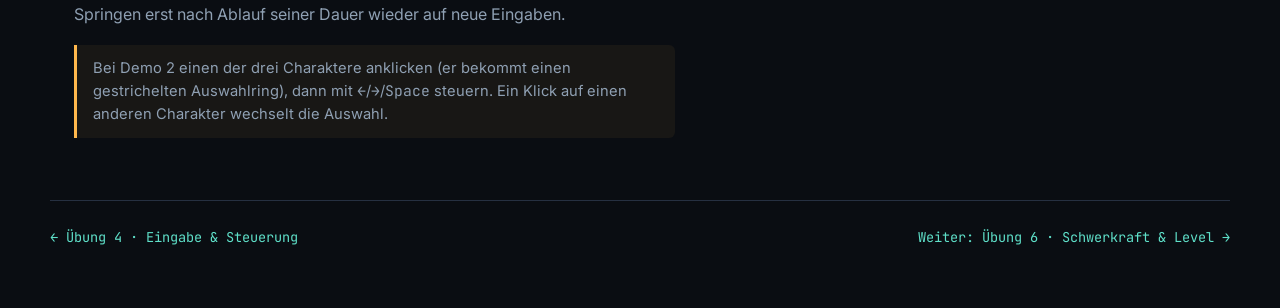
<file: exercises/uebung-05-kollision-auswahl/index.html>
<!DOCTYPE html>
<html lang="de">
<head>
<meta charset="UTF-8">
<meta name="viewport" content="width=device-width, initial-scale=1.0">
<title>Übung 5 · Kollision & Charakter-Auswahl — Animate/AS3 → HTML5 Game Dev Lab</title>
<link rel="preconnect" href="https://fonts.googleapis.com">
<link href="https://fonts.googleapis.com/css2?family=Space+Grotesk:wght@500;600;700&family=Inter:wght@400;500;600&family=JetBrains+Mono:wght@400;500;700&display=swap" rel="stylesheet">
<link rel="stylesheet" href="../../assets/css/site.css">
<link rel="stylesheet" href="exercise.css">
</head>
<body>

<header class="site-header">
  <div class="wrap">
    <div class="brand"><span class="dot">&gt;</span> animate-dev-lab <small>Animate/AS3 → HTML5 Portierung</small></div>
    <nav class="site-nav">
      <a href="../../index.html">Alle Übungen</a>
      <a href="https://github.com/Michdo93" target="_blank" rel="noopener">GitHub</a>
    </nav>
  </div>
</header>

<section class="chapter-hero">
  <div class="wrap">
    <div class="breadcrumb"><a href="../../index.html">Übungen</a> / Übung 5</div>
    <span class="readout">ÜB·05</span>
    <h1>Kollision & Charakter-Auswahl</h1>
    <p class="lede" style="color:var(--text-dim); max-width:70ch;">
      Erst die Grundlage jeder Kollisionserkennung, dann der große Schritt:
      Charaktere per Klick auswählen und gezielt mit der Tastatur steuern
      — über ein Event-Registrierungsmuster statt direkter Referenzen.
      Original: <code>vl6.fla</code>, <code>uebung5_neu.fla</code>.
    </p>
  </div>
</section>

<main class="wrap">
  <div class="learn-grid">

    <div class="learn-col">
      <h2>hitTestObject(): Rechteck- oder Kreis-Überlappung</h2>
      <p>
        <code>vl6.fla</code> ist denkbar einfach: Ein Kreis folgt der Maus,
        ein zweiter steht fest, <code>hitTestObject()</code> prüft die
        Überlappung. Da Flashs <code>hitTestObject()</code> intern auf den
        Bounding-Boxen arbeitet, für zwei Kreise aber ein Abstandstest
        genauer ist, nutzt die Portierung direkt
        <code>Math.hypot()</code> gegen die Summe beider Radien — dasselbe
        Ergebnis, nur präziser für runde Formen.
      </p>

      <h2>Vom "alle machen etwas" zum "einer wird gesteuert"</h2>
      <p>
        Der eigentliche Sprung in diesem Kapitel: Bisher liefen alle
        Charaktere gleichzeitig mit eigenem Zufallsverhalten (Übung 3/4).
        Jetzt kann <strong>genau ein</strong> Charakter pro Zeitpunkt
        ausgewählt und mit der Tastatur gesteuert werden — alle anderen
        warten im Idle-Zustand.
      </p>
      <p>
        Technisch spannend: Das Original löst die Auswahl nicht über eine
        direkte Referenz ("Hauptobjekt kennt Charakter X"), sondern über
        <strong>Events, die nach oben durchgereicht werden</strong>
        (<code>dispatchEvent(new Event("registerCharacter", true))</code>
        mit <code>bubbles = true</code>). Jeder Charakter meldet sich beim
        Erzeugen selbst an, jeder Klick meldet sich selbst als "ausgewählt".
        Die Web-Entsprechung: ein gemeinsamer <code>EventTarget</code> als
        "Bus", auf dem alle Charaktere Events senden und ein zentraler
        Listener reagiert.
      </p>
      <div class="compare">
        <div class="col old">
          <span class="tag">ActionScript 3</span>
          <pre><code>function init() {
  var evt = new Event(
    "registerCharacter", true);
  dispatchEvent(evt);
}

function clicked(_event) {
  var evt = new Event(
    "characterClicked", true);
  dispatchEvent(evt);
}

// im Root:
stage.addEventListener(
  "registerCharacter",
  registerCharacter);</code></pre>
        </div>
        <div class="col new">
          <span class="tag">JavaScript</span>
          <pre><code>// im Charakter-Konstruktor:
this.bus.dispatchEvent(
  new CustomEvent(
    "registerCharacter",
    { detail: this }));

// im zentralen Listener:
bus.addEventListener(
  "registerCharacter",
  e =&gt; characters.push(e.detail));</code></pre>
        </div>
      </div>
      <p>
        Dieses Muster hat einen echten Vorteil: Der Charakter muss nichts
        über seine Umgebung wissen — er meldet sich einfach an und
        kommuniziert über Events. Genau dieses Prinzip zieht sich durch den
        Rest des Kurses (Übung 6 und 8 fügen genauso "Level-Elemente" und
        "Münzen" per Event-Registrierung hinzu).
      </p>

      <h2>Nur der Sprung läuft ungestört durch</h2>
      <p>
        Wichtiges Detail aus dem Original: Während des Sprungs
        (<code>state = "playing"</code>) unterbricht kein anderer
        Tastendruck die Animation, bis sie fertig ist
        (<code>state = "stopped"</code>). Das verhindert, dass ein Sprung
        durch schnelles Tastendrücken "abgeschnitten" wird — auch in dieser
        Portierung reagiert das Springen erst nach Ablauf seiner Dauer
        wieder auf neue Eingaben.
      </p>

      <div class="callout">
        Bei Demo 2 einen der drei Charaktere anklicken (er bekommt einen
        gestrichelten Auswahlring), dann mit <kbd>←</kbd>/<kbd>→</kbd>/<kbd>Space</kbd>
        steuern. Ein Klick auf einen anderen Charakter wechselt die Auswahl.
      </div>
    </div>

    <div class="stage-wrap">
      <div class="demo-buttons">
        <button class="btn ghost btn-active" data-demo="hittest">1 · hitTestObject()</button>
        <button class="btn ghost" data-demo="selection">2 · Charakter-Auswahl</button>
      </div>
      <div class="stage-frame">
        <canvas id="stage" width="480" height="280" tabindex="0"></canvas>
      </div>
      <p id="hint" class="controls-hint"></p>
      <div class="stage-caption">
        <span>uebung-05-kollision-auswahl/exercise.js</span>
        <span>480×280</span>
      </div>
    </div>

  </div>
</main>

<div class="chapter-footer-nav wrap">
  <a href="../uebung-04-eingabe-steuerung/">← Übung 4 · Eingabe & Steuerung</a>
  <a href="../uebung-06-schwerkraft-level/">Weiter: Übung 6 · Schwerkraft & Level →</a>
</div>

<script src="exercise.js"></script>
</body>
</html>
</file>
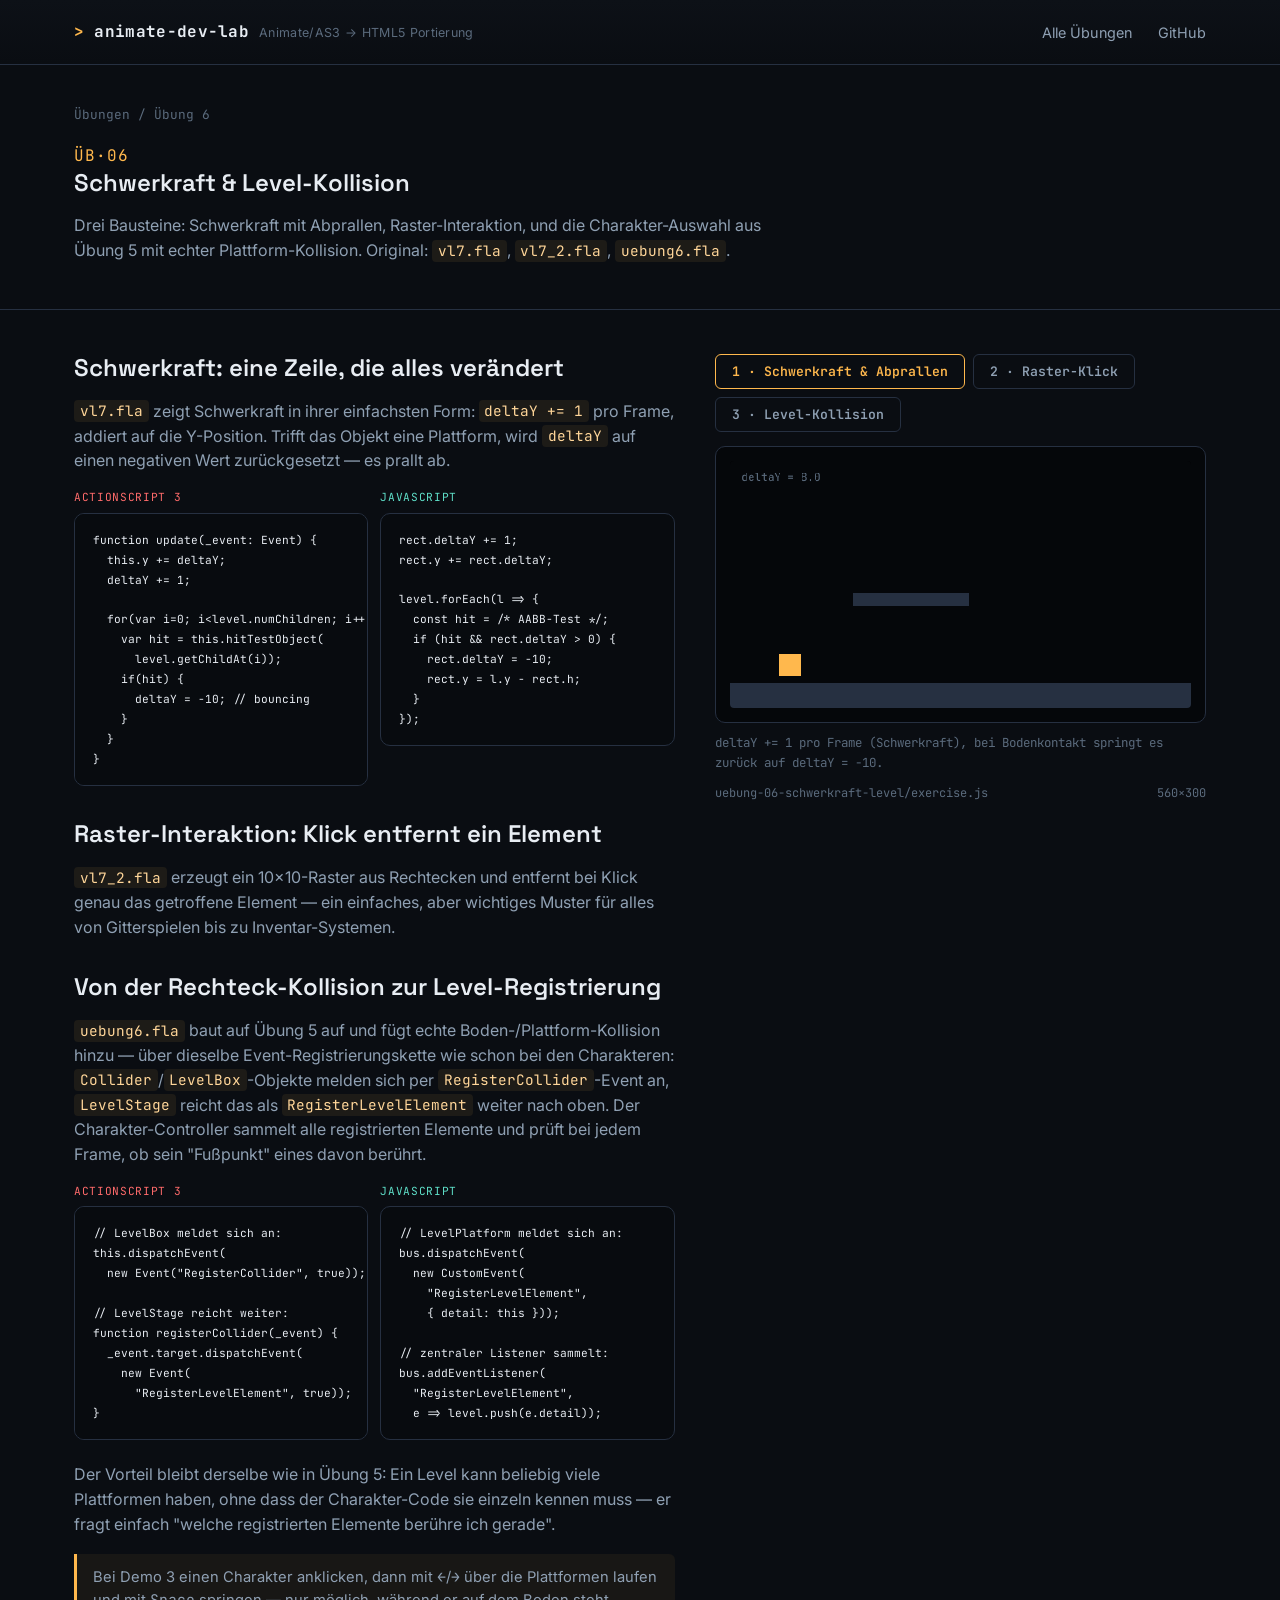
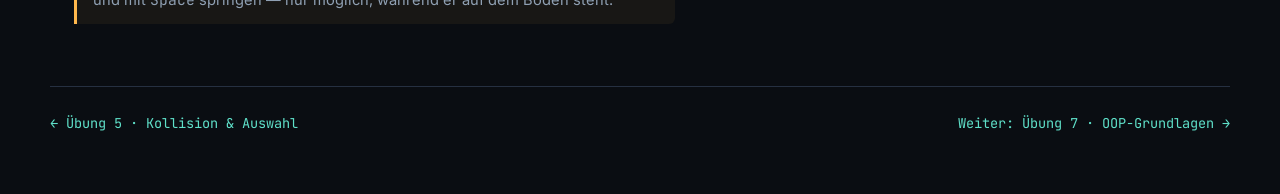
<file: exercises/uebung-06-schwerkraft-level/index.html>
<!DOCTYPE html>
<html lang="de">
<head>
<meta charset="UTF-8">
<meta name="viewport" content="width=device-width, initial-scale=1.0">
<title>Übung 6 · Schwerkraft & Level-Kollision — Animate/AS3 → HTML5 Game Dev Lab</title>
<link rel="preconnect" href="https://fonts.googleapis.com">
<link href="https://fonts.googleapis.com/css2?family=Space+Grotesk:wght@500;600;700&family=Inter:wght@400;500;600&family=JetBrains+Mono:wght@400;500;700&display=swap" rel="stylesheet">
<link rel="stylesheet" href="../../assets/css/site.css">
<link rel="stylesheet" href="exercise.css">
</head>
<body>

<header class="site-header">
  <div class="wrap">
    <div class="brand"><span class="dot">&gt;</span> animate-dev-lab <small>Animate/AS3 → HTML5 Portierung</small></div>
    <nav class="site-nav">
      <a href="../../index.html">Alle Übungen</a>
      <a href="https://github.com/Michdo93" target="_blank" rel="noopener">GitHub</a>
    </nav>
  </div>
</header>

<section class="chapter-hero">
  <div class="wrap">
    <div class="breadcrumb"><a href="../../index.html">Übungen</a> / Übung 6</div>
    <span class="readout">ÜB·06</span>
    <h1>Schwerkraft & Level-Kollision</h1>
    <p class="lede" style="color:var(--text-dim); max-width:70ch;">
      Drei Bausteine: Schwerkraft mit Abprallen, Raster-Interaktion, und
      die Charakter-Auswahl aus Übung 5 mit echter Plattform-Kollision.
      Original: <code>vl7.fla</code>, <code>vl7_2.fla</code>, <code>uebung6.fla</code>.
    </p>
  </div>
</section>

<main class="wrap">
  <div class="learn-grid">

    <div class="learn-col">
      <h2>Schwerkraft: eine Zeile, die alles verändert</h2>
      <p>
        <code>vl7.fla</code> zeigt Schwerkraft in ihrer einfachsten Form:
        <code>deltaY += 1</code> pro Frame, addiert auf die Y-Position.
        Trifft das Objekt eine Plattform, wird <code>deltaY</code> auf
        einen negativen Wert zurückgesetzt — es prallt ab.
      </p>
      <div class="compare">
        <div class="col old">
          <span class="tag">ActionScript 3</span>
          <pre><code>function update(_event: Event) {
  this.y += deltaY;
  deltaY += 1;

  for(var i=0; i&lt;level.numChildren; i++) {
    var hit = this.hitTestObject(
      level.getChildAt(i));
    if(hit) {
      deltaY = -10; // bouncing
    }
  }
}</code></pre>
        </div>
        <div class="col new">
          <span class="tag">JavaScript</span>
          <pre><code>rect.deltaY += 1;
rect.y += rect.deltaY;

level.forEach(l =&gt; {
  const hit = /* AABB-Test */;
  if (hit &amp;&amp; rect.deltaY &gt; 0) {
    rect.deltaY = -10;
    rect.y = l.y - rect.h;
  }
});</code></pre>
        </div>
      </div>

      <h2>Raster-Interaktion: Klick entfernt ein Element</h2>
      <p>
        <code>vl7_2.fla</code> erzeugt ein 10×10-Raster aus Rechtecken und
        entfernt bei Klick genau das getroffene Element — ein einfaches,
        aber wichtiges Muster für alles von Gitterspielen bis zu
        Inventar-Systemen.
      </p>

      <h2>Von der Rechteck-Kollision zur Level-Registrierung</h2>
      <p>
        <code>uebung6.fla</code> baut auf Übung 5 auf und fügt echte
        Boden-/Plattform-Kollision hinzu — über dieselbe
        Event-Registrierungskette wie schon bei den Charakteren:
        <code>Collider</code>/<code>LevelBox</code>-Objekte melden sich per
        <code>RegisterCollider</code>-Event an, <code>LevelStage</code>
        reicht das als <code>RegisterLevelElement</code> weiter nach oben.
        Der Charakter-Controller sammelt alle registrierten Elemente und
        prüft bei jedem Frame, ob sein "Fußpunkt" eines davon berührt.
      </p>
      <div class="compare">
        <div class="col old">
          <span class="tag">ActionScript 3</span>
          <pre><code>// LevelBox meldet sich an:
this.dispatchEvent(
  new Event("RegisterCollider", true));

// LevelStage reicht weiter:
function registerCollider(_event) {
  _event.target.dispatchEvent(
    new Event(
      "RegisterLevelElement", true));
}</code></pre>
        </div>
        <div class="col new">
          <span class="tag">JavaScript</span>
          <pre><code>// LevelPlatform meldet sich an:
bus.dispatchEvent(
  new CustomEvent(
    "RegisterLevelElement",
    { detail: this }));

// zentraler Listener sammelt:
bus.addEventListener(
  "RegisterLevelElement",
  e =&gt; level.push(e.detail));</code></pre>
        </div>
      </div>
      <p>
        Der Vorteil bleibt derselbe wie in Übung 5: Ein Level kann beliebig
        viele Plattformen haben, ohne dass der Charakter-Code sie einzeln
        kennen muss — er fragt einfach "welche registrierten Elemente
        berühre ich gerade".
      </p>

      <div class="callout">
        Bei Demo 3 einen Charakter anklicken, dann mit <kbd>←</kbd>/<kbd>→</kbd>
        über die Plattformen laufen und mit <kbd>Space</kbd> springen — nur
        möglich, während er auf dem Boden steht.
      </div>
    </div>

    <div class="stage-wrap">
      <div class="demo-buttons">
        <button class="btn ghost btn-active" data-demo="bounce">1 · Schwerkraft & Abprallen</button>
        <button class="btn ghost" data-demo="grid">2 · Raster-Klick</button>
        <button class="btn ghost" data-demo="level">3 · Level-Kollision</button>
      </div>
      <div class="stage-frame">
        <canvas id="stage" width="560" height="300" tabindex="0"></canvas>
      </div>
      <p id="hint" class="controls-hint"></p>
      <div class="stage-caption">
        <span>uebung-06-schwerkraft-level/exercise.js</span>
        <span>560×300</span>
      </div>
    </div>

  </div>
</main>

<div class="chapter-footer-nav wrap">
  <a href="../uebung-05-kollision-auswahl/">← Übung 5 · Kollision & Auswahl</a>
  <a href="../uebung-07-oop-grundlagen/">Weiter: Übung 7 · OOP-Grundlagen →</a>
</div>

<script src="exercise.js"></script>
</body>
</html>
</file>
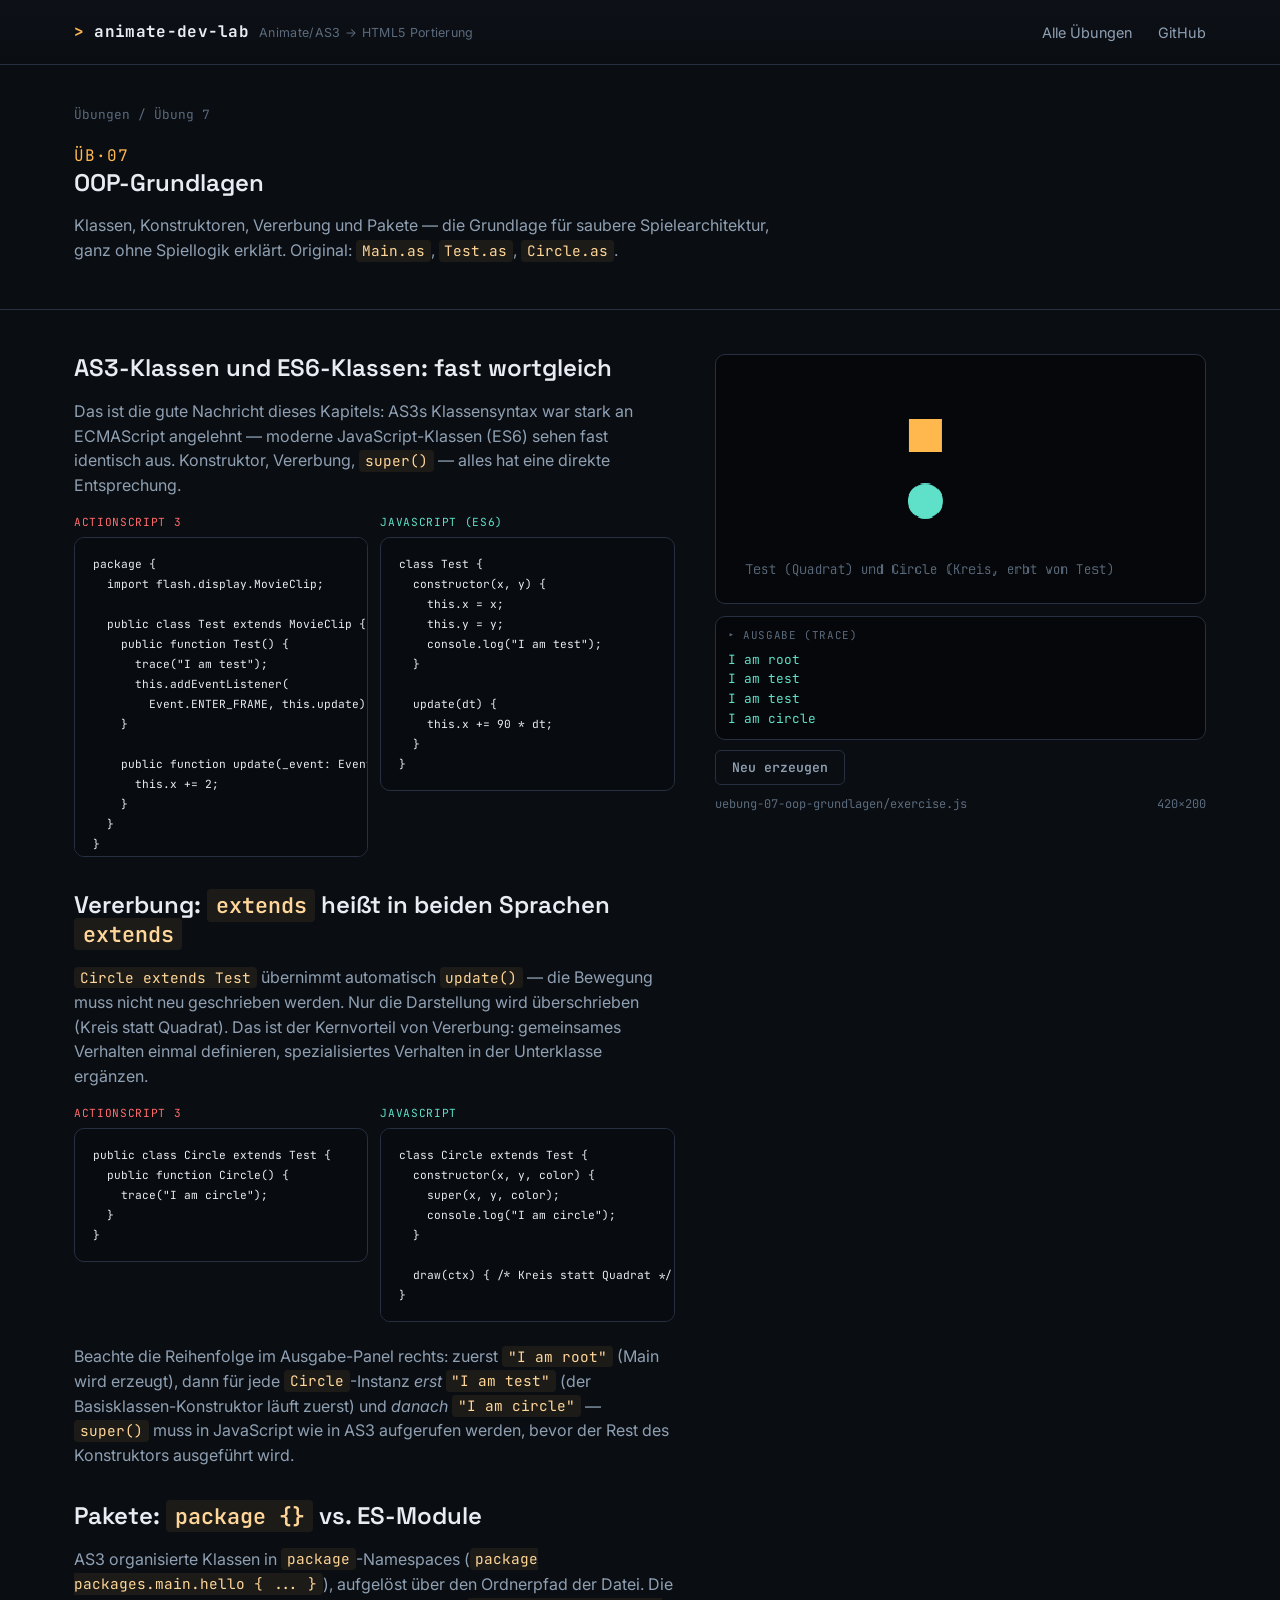
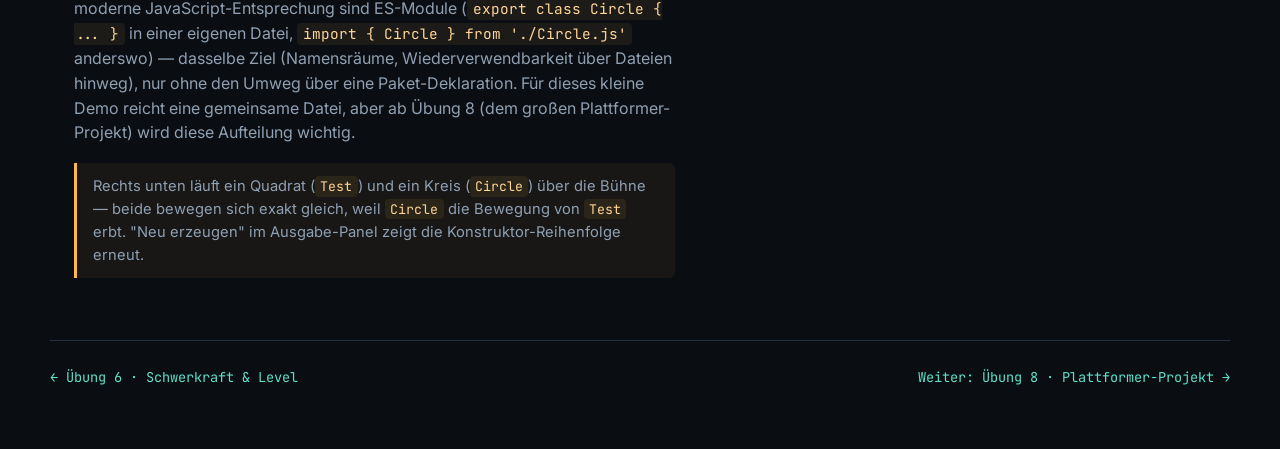
<file: exercises/uebung-07-oop-grundlagen/index.html>
<!DOCTYPE html>
<html lang="de">
<head>
<meta charset="UTF-8">
<meta name="viewport" content="width=device-width, initial-scale=1.0">
<title>Übung 7 · OOP-Grundlagen — Animate/AS3 → HTML5 Game Dev Lab</title>
<link rel="preconnect" href="https://fonts.googleapis.com">
<link href="https://fonts.googleapis.com/css2?family=Space+Grotesk:wght@500;600;700&family=Inter:wght@400;500;600&family=JetBrains+Mono:wght@400;500;700&display=swap" rel="stylesheet">
<link rel="stylesheet" href="../../assets/css/site.css">
<link rel="stylesheet" href="exercise.css">
</head>
<body>

<header class="site-header">
  <div class="wrap">
    <div class="brand"><span class="dot">&gt;</span> animate-dev-lab <small>Animate/AS3 → HTML5 Portierung</small></div>
    <nav class="site-nav">
      <a href="../../index.html">Alle Übungen</a>
      <a href="https://github.com/Michdo93" target="_blank" rel="noopener">GitHub</a>
    </nav>
  </div>
</header>

<section class="chapter-hero">
  <div class="wrap">
    <div class="breadcrumb"><a href="../../index.html">Übungen</a> / Übung 7</div>
    <span class="readout">ÜB·07</span>
    <h1>OOP-Grundlagen</h1>
    <p class="lede" style="color:var(--text-dim); max-width:70ch;">
      Klassen, Konstruktoren, Vererbung und Pakete — die Grundlage für
      saubere Spielearchitektur, ganz ohne Spiellogik erklärt. Original:
      <code>Main.as</code>, <code>Test.as</code>, <code>Circle.as</code>.
    </p>
  </div>
</section>

<main class="wrap">
  <div class="learn-grid">

    <div class="learn-col">
      <h2>AS3-Klassen und ES6-Klassen: fast wortgleich</h2>
      <p>
        Das ist die gute Nachricht dieses Kapitels: AS3s Klassensyntax war
        stark an ECMAScript angelehnt — moderne JavaScript-Klassen
        (ES6) sehen fast identisch aus. Konstruktor, Vererbung,
        <code>super()</code> — alles hat eine direkte Entsprechung.
      </p>
      <div class="compare">
        <div class="col old">
          <span class="tag">ActionScript 3</span>
          <pre><code>package {
  import flash.display.MovieClip;

  public class Test extends MovieClip {
    public function Test() {
      trace("I am test");
      this.addEventListener(
        Event.ENTER_FRAME, this.update);
    }

    public function update(_event: Event) {
      this.x += 2;
    }
  }
}</code></pre>
        </div>
        <div class="col new">
          <span class="tag">JavaScript (ES6)</span>
          <pre><code>class Test {
  constructor(x, y) {
    this.x = x;
    this.y = y;
    console.log("I am test");
  }

  update(dt) {
    this.x += 90 * dt;
  }
}</code></pre>
        </div>
      </div>

      <h2>Vererbung: <code>extends</code> heißt in beiden Sprachen <code>extends</code></h2>
      <p>
        <code>Circle extends Test</code> übernimmt automatisch
        <code>update()</code> — die Bewegung muss nicht neu geschrieben
        werden. Nur die Darstellung wird überschrieben (Kreis statt
        Quadrat). Das ist der Kernvorteil von Vererbung: gemeinsames
        Verhalten einmal definieren, spezialisiertes Verhalten in der
        Unterklasse ergänzen.
      </p>
      <div class="compare">
        <div class="col old">
          <span class="tag">ActionScript 3</span>
          <pre><code>public class Circle extends Test {
  public function Circle() {
    trace("I am circle");
  }
}</code></pre>
        </div>
        <div class="col new">
          <span class="tag">JavaScript</span>
          <pre><code>class Circle extends Test {
  constructor(x, y, color) {
    super(x, y, color);
    console.log("I am circle");
  }

  draw(ctx) { /* Kreis statt Quadrat */ }
}</code></pre>
        </div>
      </div>
      <p>
        Beachte die Reihenfolge im Ausgabe-Panel rechts: zuerst
        <code>"I am root"</code> (Main wird erzeugt), dann für jede
        <code>Circle</code>-Instanz <em>erst</em> <code>"I am test"</code>
        (der Basisklassen-Konstruktor läuft zuerst) und <em>danach</em>
        <code>"I am circle"</code> — <code>super()</code> muss in
        JavaScript wie in AS3 aufgerufen werden, bevor der Rest des
        Konstruktors ausgeführt wird.
      </p>

      <h2>Pakete: <code>package {}</code> vs. ES-Module</h2>
      <p>
        AS3 organisierte Klassen in <code>package</code>-Namespaces
        (<code>package packages.main.hello { ... }</code>), aufgelöst über
        den Ordnerpfad der Datei. Die moderne JavaScript-Entsprechung sind
        ES-Module (<code>export class Circle { ... }</code> in einer
        eigenen Datei, <code>import { Circle } from './Circle.js'</code>
        anderswo) — dasselbe Ziel (Namensräume, Wiederverwendbarkeit über
        Dateien hinweg), nur ohne den Umweg über eine Paket-Deklaration.
        Für dieses kleine Demo reicht eine gemeinsame Datei, aber ab Übung 8
        (dem großen Plattformer-Projekt) wird diese Aufteilung wichtig.
      </p>

      <div class="callout">
        Rechts unten läuft ein Quadrat (<code>Test</code>) und ein Kreis
        (<code>Circle</code>) über die Bühne — beide bewegen sich exakt
        gleich, weil <code>Circle</code> die Bewegung von <code>Test</code>
        erbt. "Neu erzeugen" im Ausgabe-Panel zeigt die Konstruktor-Reihenfolge erneut.
      </div>
    </div>

    <div class="stage-wrap">
      <div class="stage-frame">
        <canvas id="stage" width="420" height="200"></canvas>
      </div>
      <div id="action-log-wrap">
        <div id="action-log"></div>
      </div>
      <button id="restart-btn" class="btn ghost">Neu erzeugen</button>
      <div class="stage-caption">
        <span>uebung-07-oop-grundlagen/exercise.js</span>
        <span>420×200</span>
      </div>
    </div>

  </div>
</main>

<div class="chapter-footer-nav wrap">
  <a href="../uebung-06-schwerkraft-level/">← Übung 6 · Schwerkraft & Level</a>
  <a href="../uebung-08-plattformer-projekt/">Weiter: Übung 8 · Plattformer-Projekt →</a>
</div>

<script src="exercise.js"></script>
</body>
</html>
</file>
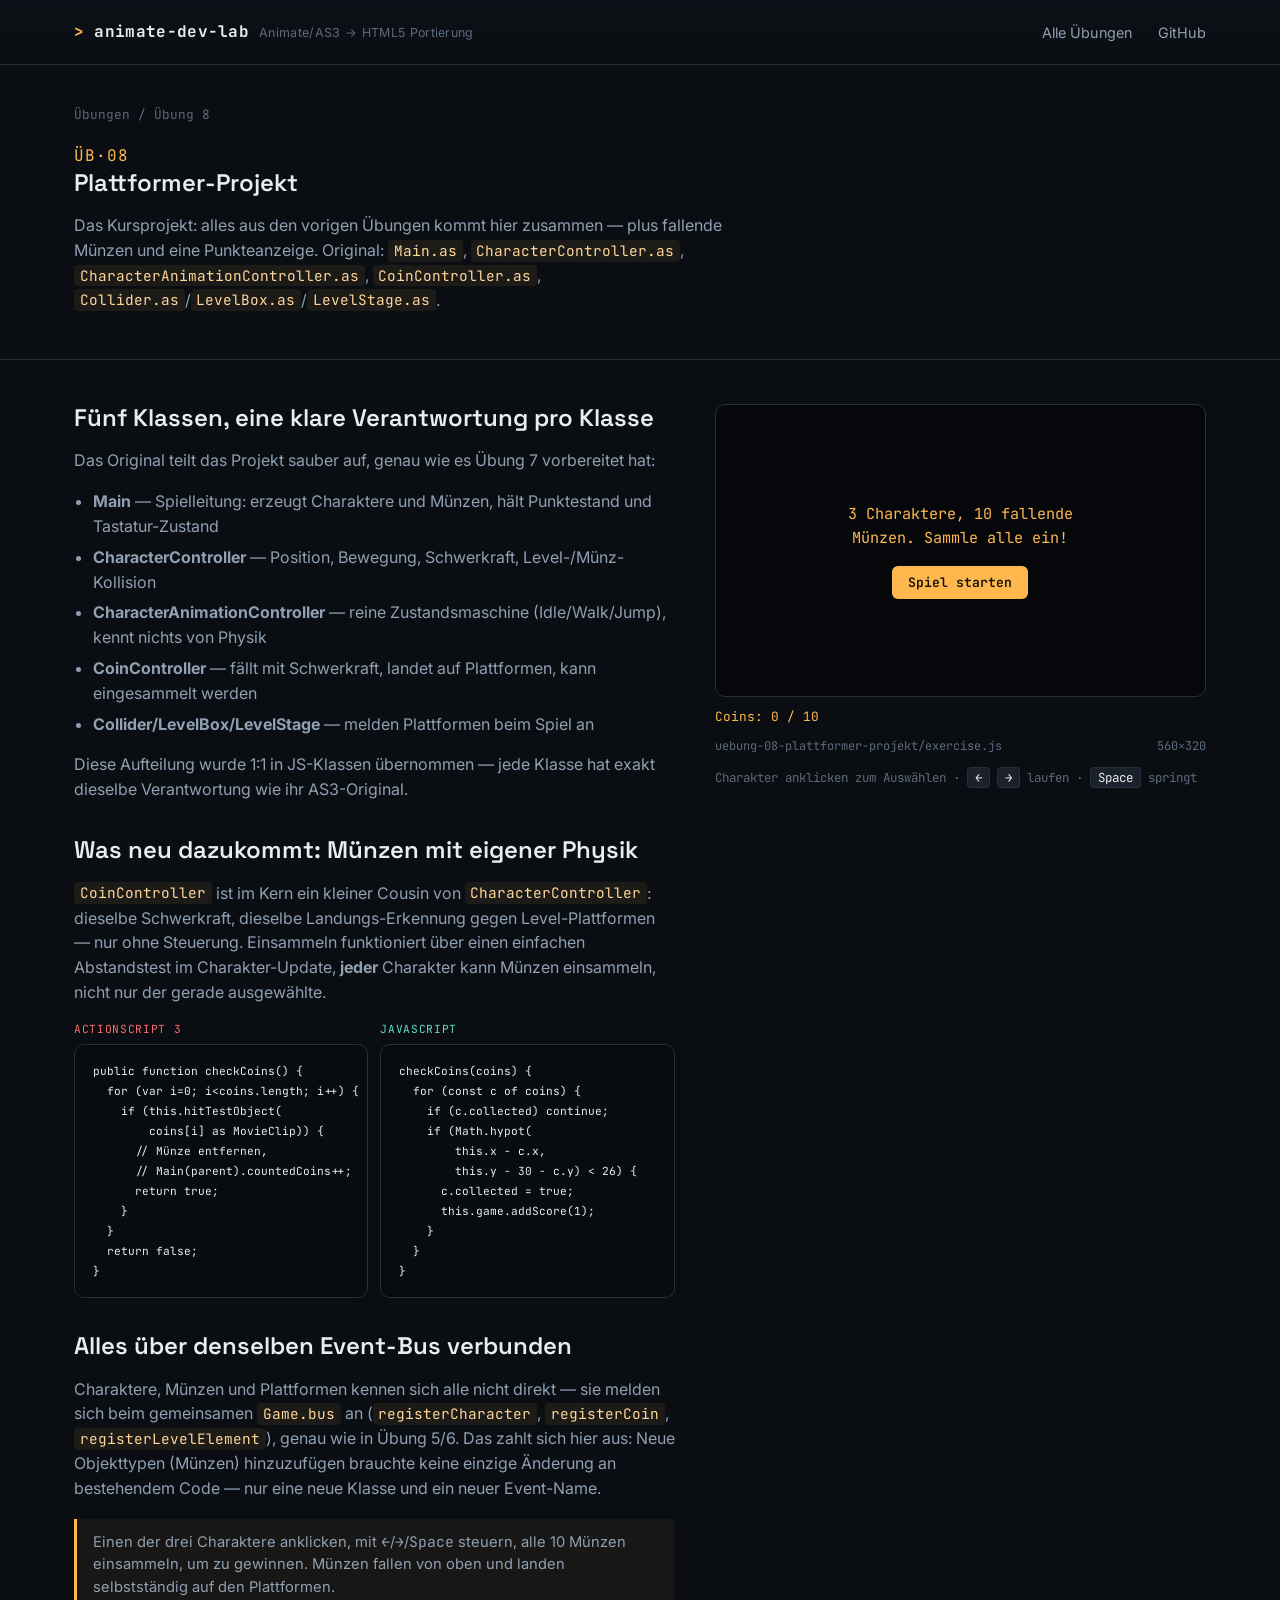
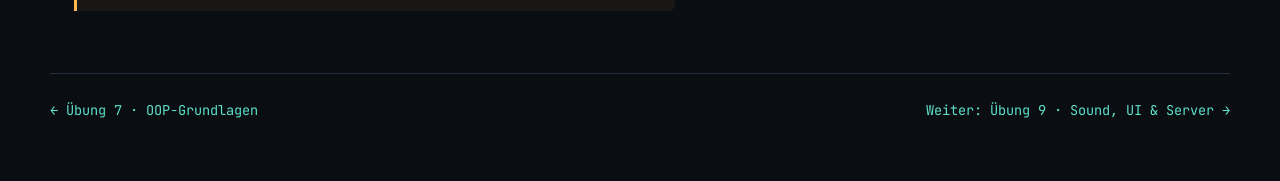
<file: exercises/uebung-08-plattformer-projekt/index.html>
<!DOCTYPE html>
<html lang="de">
<head>
<meta charset="UTF-8">
<meta name="viewport" content="width=device-width, initial-scale=1.0">
<title>Übung 8 · Plattformer-Projekt — Animate/AS3 → HTML5 Game Dev Lab</title>
<link rel="preconnect" href="https://fonts.googleapis.com">
<link href="https://fonts.googleapis.com/css2?family=Space+Grotesk:wght@500;600;700&family=Inter:wght@400;500;600&family=JetBrains+Mono:wght@400;500;700&display=swap" rel="stylesheet">
<link rel="stylesheet" href="../../assets/css/site.css">
<link rel="stylesheet" href="exercise.css">
</head>
<body>

<header class="site-header">
  <div class="wrap">
    <div class="brand"><span class="dot">&gt;</span> animate-dev-lab <small>Animate/AS3 → HTML5 Portierung</small></div>
    <nav class="site-nav">
      <a href="../../index.html">Alle Übungen</a>
      <a href="https://github.com/Michdo93" target="_blank" rel="noopener">GitHub</a>
    </nav>
  </div>
</header>

<section class="chapter-hero">
  <div class="wrap">
    <div class="breadcrumb"><a href="../../index.html">Übungen</a> / Übung 8</div>
    <span class="readout">ÜB·08</span>
    <h1>Plattformer-Projekt</h1>
    <p class="lede" style="color:var(--text-dim); max-width:70ch;">
      Das Kursprojekt: alles aus den vorigen Übungen kommt hier zusammen —
      plus fallende Münzen und eine Punkteanzeige. Original:
      <code>Main.as</code>, <code>CharacterController.as</code>,
      <code>CharacterAnimationController.as</code>, <code>CoinController.as</code>,
      <code>Collider.as</code>/<code>LevelBox.as</code>/<code>LevelStage.as</code>.
    </p>
  </div>
</section>

<main class="wrap">
  <div class="learn-grid">

    <div class="learn-col">
      <h2>Fünf Klassen, eine klare Verantwortung pro Klasse</h2>
      <p>
        Das Original teilt das Projekt sauber auf, genau wie es Übung 7
        vorbereitet hat:
      </p>
      <ul>
        <li><strong>Main</strong> — Spielleitung: erzeugt Charaktere und
          Münzen, hält Punktestand und Tastatur-Zustand</li>
        <li><strong>CharacterController</strong> — Position, Bewegung,
          Schwerkraft, Level-/Münz-Kollision</li>
        <li><strong>CharacterAnimationController</strong> — reine
          Zustandsmaschine (Idle/Walk/Jump), kennt nichts von Physik</li>
        <li><strong>CoinController</strong> — fällt mit Schwerkraft,
          landet auf Plattformen, kann eingesammelt werden</li>
        <li><strong>Collider/LevelBox/LevelStage</strong> — melden
          Plattformen beim Spiel an</li>
      </ul>
      <p>
        Diese Aufteilung wurde 1:1 in JS-Klassen übernommen — jede Klasse
        hat exakt dieselbe Verantwortung wie ihr AS3-Original.
      </p>

      <h2>Was neu dazukommt: Münzen mit eigener Physik</h2>
      <p>
        <code>CoinController</code> ist im Kern ein kleiner Cousin von
        <code>CharacterController</code>: dieselbe Schwerkraft, dieselbe
        Landungs-Erkennung gegen Level-Plattformen — nur ohne Steuerung.
        Einsammeln funktioniert über einen einfachen Abstandstest im
        Charakter-Update, <strong>jeder</strong> Charakter kann Münzen
        einsammeln, nicht nur der gerade ausgewählte.
      </p>
      <div class="compare">
        <div class="col old">
          <span class="tag">ActionScript 3</span>
          <pre><code>public function checkCoins() {
  for (var i=0; i&lt;coins.length; i++) {
    if (this.hitTestObject(
        coins[i] as MovieClip)) {
      // Münze entfernen,
      // Main(parent).countedCoins++;
      return true;
    }
  }
  return false;
}</code></pre>
        </div>
        <div class="col new">
          <span class="tag">JavaScript</span>
          <pre><code>checkCoins(coins) {
  for (const c of coins) {
    if (c.collected) continue;
    if (Math.hypot(
        this.x - c.x,
        this.y - 30 - c.y) &lt; 26) {
      c.collected = true;
      this.game.addScore(1);
    }
  }
}</code></pre>
        </div>
      </div>

      <h2>Alles über denselben Event-Bus verbunden</h2>
      <p>
        Charaktere, Münzen und Plattformen kennen sich alle nicht direkt —
        sie melden sich beim gemeinsamen <code>Game.bus</code> an
        (<code>registerCharacter</code>, <code>registerCoin</code>,
        <code>registerLevelElement</code>), genau wie in Übung 5/6. Das
        zahlt sich hier aus: Neue Objekttypen (Münzen) hinzuzufügen brauchte
        keine einzige Änderung an bestehendem Code — nur eine neue Klasse
        und ein neuer Event-Name.
      </p>

      <div class="callout">
        Einen der drei Charaktere anklicken, mit <kbd>←</kbd>/<kbd>→</kbd>/<kbd>Space</kbd>
        steuern, alle 10 Münzen einsammeln, um zu gewinnen. Münzen fallen
        von oben und landen selbstständig auf den Plattformen.
      </div>
    </div>

    <div class="stage-wrap">
      <div class="stage-frame">
        <canvas id="stage" width="560" height="320" tabindex="0"></canvas>
        <div id="overlay" class="game-overlay">
          <p id="overlay-text">3 Charaktere, 10 fallende Münzen. Sammle alle ein!</p>
          <button id="start-btn" class="btn">Spiel starten</button>
        </div>
      </div>
      <div class="stage-hud">
        <span id="hud-score">Coins: 0 / 10</span>
      </div>
      <div class="stage-caption">
        <span>uebung-08-plattformer-projekt/exercise.js</span>
        <span>560×320</span>
      </div>
      <p class="controls-hint">Charakter anklicken zum Auswählen · <kbd>←</kbd> <kbd>→</kbd> laufen · <kbd>Space</kbd> springt</p>
    </div>

  </div>
</main>

<div class="chapter-footer-nav wrap">
  <a href="../uebung-07-oop-grundlagen/">← Übung 7 · OOP-Grundlagen</a>
  <a href="../uebung-09-sound-ui-server/">Weiter: Übung 9 · Sound, UI & Server →</a>
</div>

<script src="exercise.js"></script>
</body>
</html>
</file>
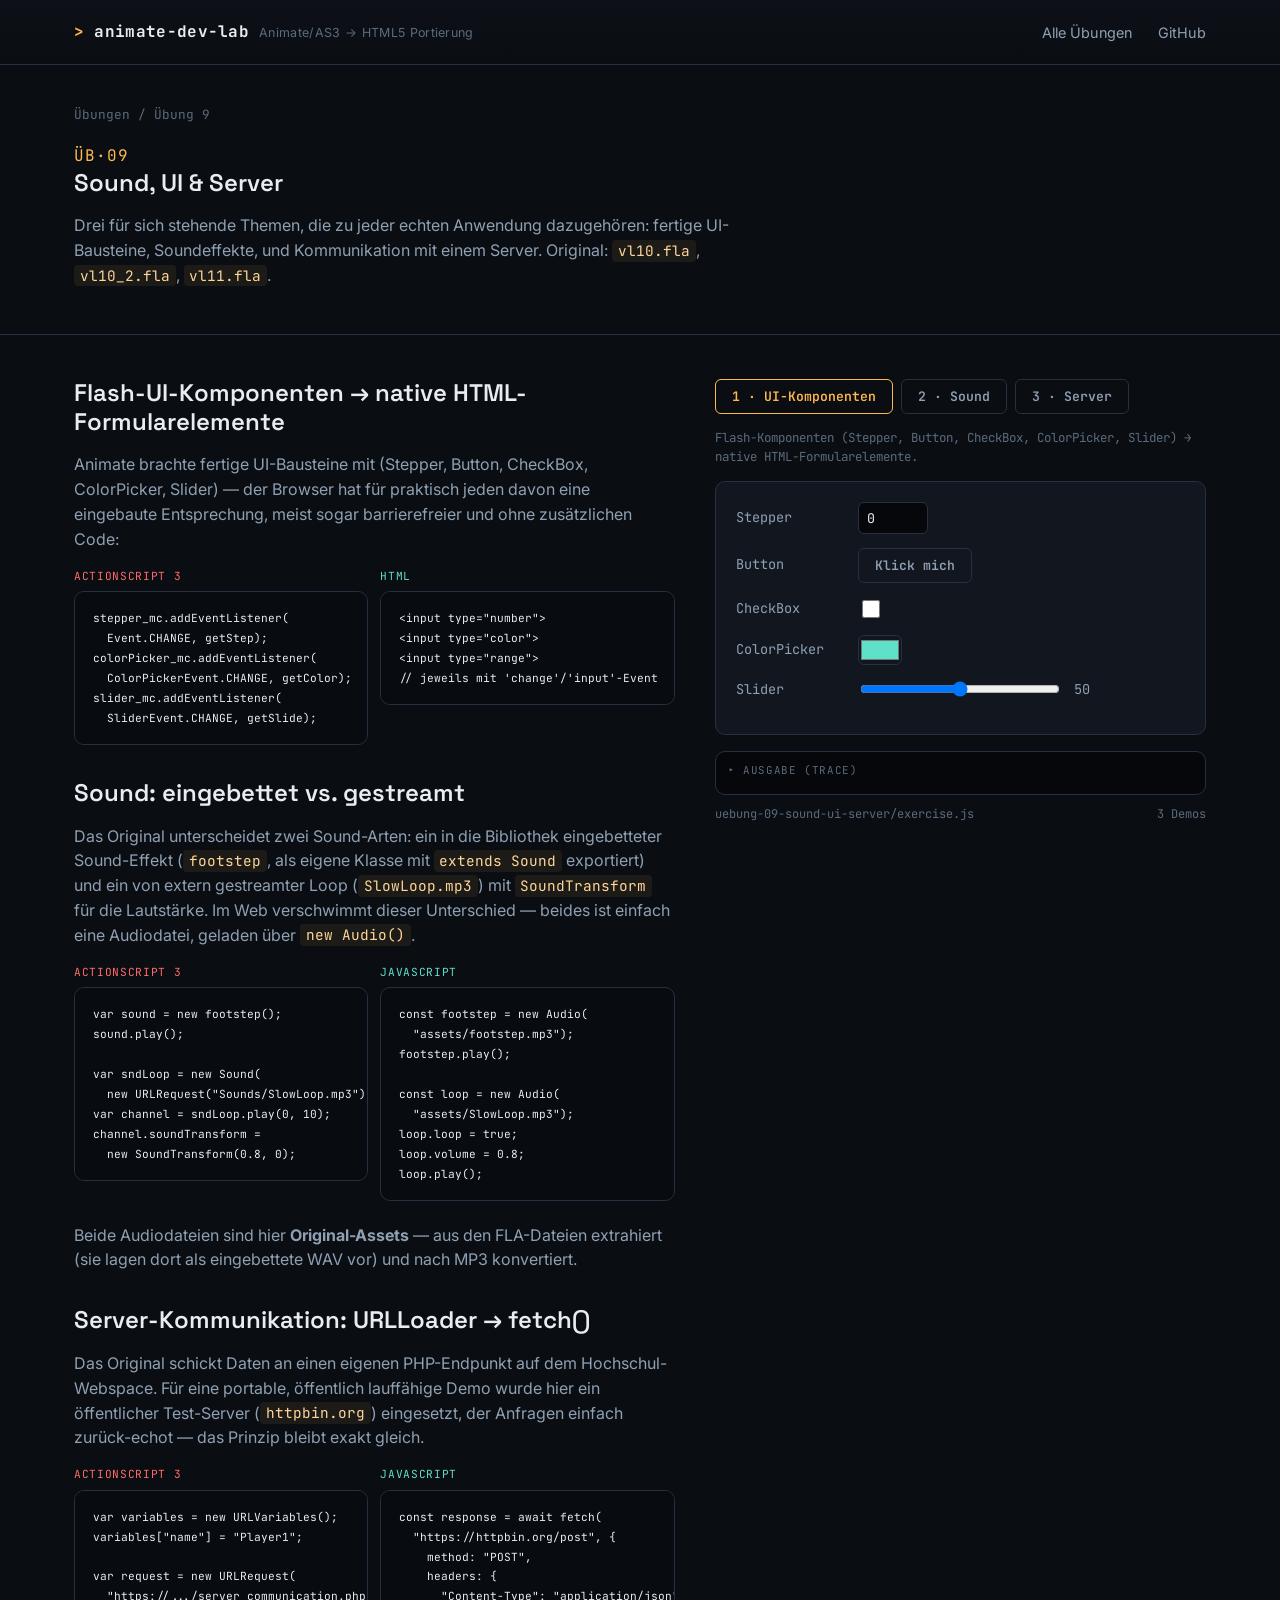
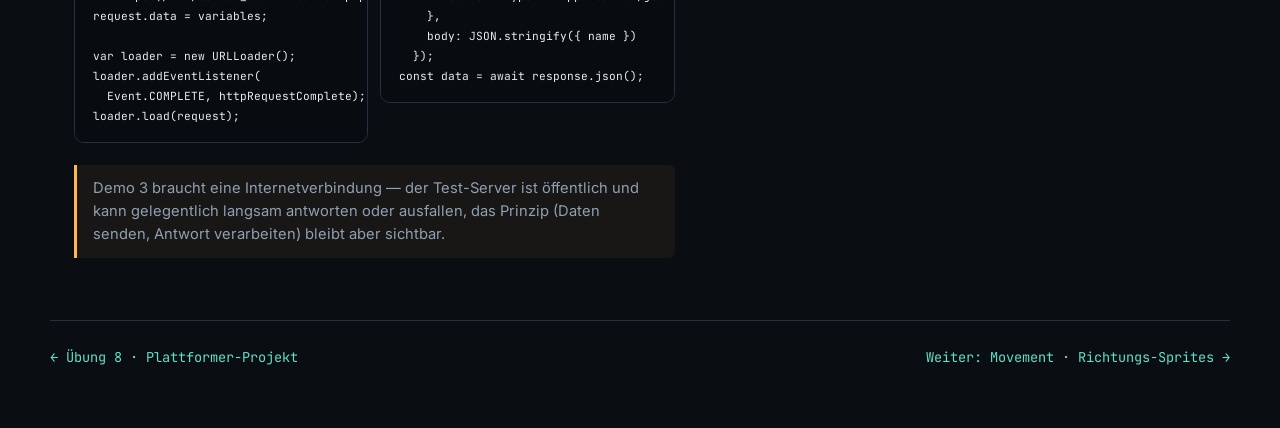
<file: exercises/uebung-09-sound-ui-server/index.html>
<!DOCTYPE html>
<html lang="de">
<head>
<meta charset="UTF-8">
<meta name="viewport" content="width=device-width, initial-scale=1.0">
<title>Übung 9 · Sound, UI & Server — Animate/AS3 → HTML5 Game Dev Lab</title>
<link rel="preconnect" href="https://fonts.googleapis.com">
<link href="https://fonts.googleapis.com/css2?family=Space+Grotesk:wght@500;600;700&family=Inter:wght@400;500;600&family=JetBrains+Mono:wght@400;500;700&display=swap" rel="stylesheet">
<link rel="stylesheet" href="../../assets/css/site.css">
<link rel="stylesheet" href="exercise.css">
</head>
<body>

<header class="site-header">
  <div class="wrap">
    <div class="brand"><span class="dot">&gt;</span> animate-dev-lab <small>Animate/AS3 → HTML5 Portierung</small></div>
    <nav class="site-nav">
      <a href="../../index.html">Alle Übungen</a>
      <a href="https://github.com/Michdo93" target="_blank" rel="noopener">GitHub</a>
    </nav>
  </div>
</header>

<section class="chapter-hero">
  <div class="wrap">
    <div class="breadcrumb"><a href="../../index.html">Übungen</a> / Übung 9</div>
    <span class="readout">ÜB·09</span>
    <h1>Sound, UI & Server</h1>
    <p class="lede" style="color:var(--text-dim); max-width:70ch;">
      Drei für sich stehende Themen, die zu jeder echten Anwendung dazugehören:
      fertige UI-Bausteine, Soundeffekte, und Kommunikation mit einem Server.
      Original: <code>vl10.fla</code>, <code>vl10_2.fla</code>, <code>vl11.fla</code>.
    </p>
  </div>
</section>

<main class="wrap">
  <div class="learn-grid">

    <div class="learn-col">
      <h2>Flash-UI-Komponenten → native HTML-Formularelemente</h2>
      <p>
        Animate brachte fertige UI-Bausteine mit (Stepper, Button, CheckBox,
        ColorPicker, Slider) — der Browser hat für praktisch jeden davon
        eine eingebaute Entsprechung, meist sogar barrierefreier und ohne
        zusätzlichen Code:
      </p>
      <div class="compare">
        <div class="col old">
          <span class="tag">ActionScript 3</span>
          <pre><code>stepper_mc.addEventListener(
  Event.CHANGE, getStep);
colorPicker_mc.addEventListener(
  ColorPickerEvent.CHANGE, getColor);
slider_mc.addEventListener(
  SliderEvent.CHANGE, getSlide);</code></pre>
        </div>
        <div class="col new">
          <span class="tag">HTML</span>
          <pre><code>&lt;input type="number"&gt;
&lt;input type="color"&gt;
&lt;input type="range"&gt;
// jeweils mit 'change'/'input'-Event</code></pre>
        </div>
      </div>

      <h2>Sound: eingebettet vs. gestreamt</h2>
      <p>
        Das Original unterscheidet zwei Sound-Arten: ein in die Bibliothek
        eingebetteter Sound-Effekt (<code>footstep</code>, als eigene Klasse
        mit <code>extends Sound</code> exportiert) und ein von extern
        gestreamter Loop (<code>SlowLoop.mp3</code>) mit
        <code>SoundTransform</code> für die Lautstärke. Im Web verschwimmt
        dieser Unterschied — beides ist einfach eine Audiodatei, geladen
        über <code>new Audio()</code>.
      </p>
      <div class="compare">
        <div class="col old">
          <span class="tag">ActionScript 3</span>
          <pre><code>var sound = new footstep();
sound.play();

var sndLoop = new Sound(
  new URLRequest("Sounds/SlowLoop.mp3"));
var channel = sndLoop.play(0, 10);
channel.soundTransform =
  new SoundTransform(0.8, 0);</code></pre>
        </div>
        <div class="col new">
          <span class="tag">JavaScript</span>
          <pre><code>const footstep = new Audio(
  "assets/footstep.mp3");
footstep.play();

const loop = new Audio(
  "assets/SlowLoop.mp3");
loop.loop = true;
loop.volume = 0.8;
loop.play();</code></pre>
        </div>
      </div>
      <p>
        Beide Audiodateien sind hier <strong>Original-Assets</strong> —
        aus den FLA-Dateien extrahiert (sie lagen dort als eingebettete WAV
        vor) und nach MP3 konvertiert.
      </p>

      <h2>Server-Kommunikation: URLLoader → fetch()</h2>
      <p>
        Das Original schickt Daten an einen eigenen PHP-Endpunkt auf dem
        Hochschul-Webspace. Für eine portable, öffentlich lauffähige Demo
        wurde hier ein öffentlicher Test-Server (<code>httpbin.org</code>)
        eingesetzt, der Anfragen einfach zurück-echot — das Prinzip bleibt
        exakt gleich.
      </p>
      <div class="compare">
        <div class="col old">
          <span class="tag">ActionScript 3</span>
          <pre><code>var variables = new URLVariables();
variables["name"] = "Player1";

var request = new URLRequest(
  "https://.../server_communication.php");
request.data = variables;

var loader = new URLLoader();
loader.addEventListener(
  Event.COMPLETE, httpRequestComplete);
loader.load(request);</code></pre>
        </div>
        <div class="col new">
          <span class="tag">JavaScript</span>
          <pre><code>const response = await fetch(
  "https://httpbin.org/post", {
    method: "POST",
    headers: {
      "Content-Type": "application/json"
    },
    body: JSON.stringify({ name })
  });
const data = await response.json();</code></pre>
        </div>
      </div>

      <div class="callout">
        Demo 3 braucht eine Internetverbindung — der Test-Server ist
        öffentlich und kann gelegentlich langsam antworten oder ausfallen,
        das Prinzip (Daten senden, Antwort verarbeiten) bleibt aber sichtbar.
      </div>
    </div>

    <div class="stage-wrap">
      <div class="demo-buttons">
        <button class="btn ghost btn-active" data-demo="ui">1 · UI-Komponenten</button>
        <button class="btn ghost" data-demo="sound">2 · Sound</button>
        <button class="btn ghost" data-demo="server">3 · Server</button>
      </div>
      <p id="hint" class="controls-hint"></p>

      <div id="panel-ui" class="panel">
        <div class="ui-row"><label>Stepper</label><input id="ui-stepper" type="number" value="0" min="0" max="10"></div>
        <div class="ui-row"><label>Button</label><button id="ui-button" class="btn ghost">Klick mich</button></div>
        <div class="ui-row"><label>CheckBox</label><input id="ui-checkbox" type="checkbox"></div>
        <div class="ui-row"><label>ColorPicker</label><input id="ui-colorpicker" type="color" value="#5fe0c9"></div>
        <div class="ui-row"><label>Slider</label><input id="ui-slider" type="range" min="0" max="100" value="50"><span id="ui-slider-value">50</span></div>
      </div>

      <div id="panel-sound" class="panel">
        <div class="sound-row">
          <button id="play-footstep" class="btn ghost">Footstep abspielen</button>
        </div>
        <div class="sound-row">
          <button id="toggle-loop" class="btn ghost">Loop abspielen</button>
          <label style="font-family:var(--font-mono); font-size:0.85rem; color:var(--text-dim);">Lautstärke</label>
          <input id="loop-volume" type="range" min="0" max="100" value="50">
        </div>
      </div>

      <div id="panel-server" class="panel">
        <form id="server-form">
          <input id="server-name" type="text" placeholder="Name (z.B. Player1)">
          <button type="submit" class="btn">Senden</button>
        </form>
        <p id="server-result"></p>
      </div>

      <div id="action-log-wrap">
        <div id="action-log"></div>
      </div>
      <div class="stage-caption">
        <span>uebung-09-sound-ui-server/exercise.js</span>
        <span>3 Demos</span>
      </div>
    </div>

  </div>
</main>

<div class="chapter-footer-nav wrap">
  <a href="../uebung-08-plattformer-projekt/">← Übung 8 · Plattformer-Projekt</a>
  <a href="../movement-richtungssprites/">Weiter: Movement · Richtungs-Sprites →</a>
</div>

<script src="exercise.js"></script>
</body>
</html>
</file>
<file: assets/css/site.css>
/* ============================================================
   AS3 → HTML5 Game Dev Lab — shared design tokens & site chrome
   ============================================================ */

:root {
  /* color */
  --bg:            #0a0d12;
  --bg-raised:     #12171f;
  --bg-raised-2:   #1a212b;
  --line:          #263041;
  --text:          #e8edf3;
  --text-dim:      #8fa0b3;
  --text-faint:    #5b6b7d;
  --amber:         #ffb84d;
  --amber-dim:     #a67432;
  --teal:          #5fe0c9;
  --red:           #ff6b6b;

  /* type */
  --font-display: "Space Grotesk", "Segoe UI", sans-serif;
  --font-body:    "Inter", "Segoe UI", sans-serif;
  --font-mono:    "JetBrains Mono", "Consolas", monospace;

  /* layout */
  --maxw: 1180px;
  --radius: 10px;
}

* { box-sizing: border-box; }

html { scroll-behavior: smooth; }

@media (prefers-reduced-motion: reduce) {
  html { scroll-behavior: auto; }
  * { animation-duration: 0.001ms !important; animation-iteration-count: 1 !important; transition-duration: 0.001ms !important; }
}

body {
  margin: 0;
  background: var(--bg);
  color: var(--text);
  font-family: var(--font-body);
  line-height: 1.55;
  -webkit-font-smoothing: antialiased;
}

a { color: var(--teal); text-decoration: none; }
a:hover { text-decoration: underline; }
a:focus-visible, button:focus-visible, [tabindex]:focus-visible {
  outline: 2px solid var(--amber);
  outline-offset: 2px;
}

h1, h2, h3, h4 {
  font-family: var(--font-display);
  font-weight: 600;
  line-height: 1.2;
  margin: 0 0 0.5em;
  color: var(--text);
}

code, pre, kbd {
  font-family: var(--font-mono);
}

pre {
  background: #080b0f;
  border: 1px solid var(--line);
  border-radius: var(--radius);
  padding: 16px 18px;
  overflow-x: auto;
  font-size: 0.86rem;
  line-height: 1.6;
}

code {
  font-size: 0.9em;
  background: rgba(255,184,77,0.08);
  padding: 0.1em 0.4em;
  border-radius: 4px;
  color: #ffd699;
}
pre code { background: none; padding: 0; color: inherit; }

.wrap {
  max-width: var(--maxw);
  margin: 0 auto;
  padding: 0 24px;
}

/* ---------- site header ---------- */

.site-header {
  border-bottom: 1px solid var(--line);
  background: linear-gradient(180deg, #0d1117 0%, #0a0d12 100%);
  position: sticky;
  top: 0;
  z-index: 20;
  backdrop-filter: blur(6px);
}

.site-header .wrap {
  display: flex;
  align-items: center;
  justify-content: space-between;
  height: 64px;
}

.brand {
  display: flex;
  align-items: baseline;
  gap: 10px;
  font-family: var(--font-mono);
  font-weight: 700;
  letter-spacing: 0.02em;
  color: var(--text);
  font-size: 1rem;
}
.brand .dot { color: var(--amber); }
.brand small {
  font-family: var(--font-body);
  font-weight: 400;
  color: var(--text-faint);
  font-size: 0.78rem;
}

.site-nav a {
  color: var(--text-dim);
  font-size: 0.9rem;
  margin-left: 22px;
}
.site-nav a:hover { color: var(--amber); text-decoration: none; }

/* ---------- readout / LED chapter numbers ---------- */

.readout {
  font-family: var(--font-mono);
  font-variant-numeric: tabular-nums;
  letter-spacing: 0.06em;
  color: var(--amber);
}

/* ---------- hero ---------- */

.hero {
  position: relative;
  padding: 76px 0 56px;
  overflow: hidden;
  border-bottom: 1px solid var(--line);
}

.hero::before {
  /* subtle CRT scanlines, signature texture */
  content: "";
  position: absolute;
  inset: 0;
  background: repeating-linear-gradient(
    to bottom,
    rgba(255,184,77,0.035) 0px,
    rgba(255,184,77,0.035) 1px,
    transparent 1px,
    transparent 3px
  );
  pointer-events: none;
}

.hero .eyebrow {
  font-family: var(--font-mono);
  color: var(--teal);
  font-size: 0.82rem;
  letter-spacing: 0.08em;
  text-transform: uppercase;
  margin-bottom: 14px;
}

.hero h1 {
  font-size: clamp(2rem, 4.4vw, 3.1rem);
  max-width: 16ch;
}

.hero p.lede {
  color: var(--text-dim);
  max-width: 62ch;
  font-size: 1.05rem;
  margin-top: 14px;
}

.hero-progress {
  margin-top: 34px;
  font-family: var(--font-mono);
  font-size: 0.85rem;
  color: var(--text-faint);
}
.hero-progress .bar {
  display: inline-block;
  width: 220px;
  height: 6px;
  background: var(--bg-raised-2);
  border-radius: 3px;
  overflow: hidden;
  vertical-align: middle;
  margin-right: 10px;
}
.hero-progress .bar > span {
  display: block;
  height: 100%;
  background: linear-gradient(90deg, var(--amber-dim), var(--amber));
}

/* ---------- chapter grid ---------- */

.section-title {
  display: flex;
  align-items: baseline;
  gap: 12px;
  margin: 56px 0 18px;
}
.section-title h2 {
  font-size: 1.05rem;
  text-transform: uppercase;
  letter-spacing: 0.08em;
  color: var(--text-dim);
}
.section-title .rule {
  flex: 1;
  height: 1px;
  background: var(--line);
}

.book-group {
  margin-bottom: 6px;
}
.book-group-label {
  font-family: var(--font-mono);
  color: var(--text-faint);
  font-size: 0.78rem;
  letter-spacing: 0.08em;
  text-transform: uppercase;
  margin: 30px 0 12px;
}

.grid {
  display: grid;
  grid-template-columns: repeat(auto-fill, minmax(260px, 1fr));
  gap: 14px;
}

.card {
  background: var(--bg-raised);
  border: 1px solid var(--line);
  border-radius: var(--radius);
  padding: 18px 18px 16px;
  transition: border-color 0.15s ease, transform 0.15s ease;
  display: block;
  position: relative;
}
.card:hover {
  border-color: var(--amber-dim);
  transform: translateY(-2px);
  text-decoration: none;
}
.card.disabled {
  opacity: 0.5;
}
.card.disabled:hover { transform: none; border-color: var(--line); }

.card-top {
  display: flex;
  justify-content: space-between;
  align-items: flex-start;
  margin-bottom: 10px;
}

.card .num {
  font-family: var(--font-mono);
  color: var(--amber);
  font-size: 0.82rem;
}

.badge {
  font-family: var(--font-mono);
  font-size: 0.68rem;
  text-transform: uppercase;
  letter-spacing: 0.05em;
  padding: 2px 8px;
  border-radius: 20px;
  border: 1px solid var(--line);
  color: var(--text-faint);
}
.badge.live { color: #0a0d12; background: var(--teal); border-color: var(--teal); }
.badge.planned { color: var(--text-faint); }

.card h3 {
  font-size: 1.02rem;
  margin-bottom: 6px;
}
.card p {
  color: var(--text-dim);
  font-size: 0.86rem;
  margin: 0;
}

/* ---------- chapter page ---------- */

.chapter-hero {
  padding: 40px 0 30px;
  border-bottom: 1px solid var(--line);
}
.breadcrumb {
  font-family: var(--font-mono);
  font-size: 0.8rem;
  color: var(--text-faint);
  margin-bottom: 18px;
}
.breadcrumb a { color: var(--text-faint); }
.breadcrumb a:hover { color: var(--amber); }

.learn-grid {
  display: grid;
  grid-template-columns: 1.1fr 0.9fr;
  gap: 40px;
  padding: 44px 0;
  align-items: start;
}
@media (max-width: 900px) {
  .learn-grid { grid-template-columns: 1fr; }
}

.stage-wrap {
  position: sticky;
  top: 84px;
}

.stage-frame {
  background: #05070a;
  border: 1px solid var(--line);
  border-radius: var(--radius);
  padding: 14px;
}
.stage-frame canvas {
  display: block;
  width: 100%;
  height: auto;
  background: #000;
  border-radius: 4px;
  image-rendering: pixelated;
}
.stage-caption {
  display: flex;
  justify-content: space-between;
  font-family: var(--font-mono);
  font-size: 0.75rem;
  color: var(--text-faint);
  margin-top: 10px;
}
.stage-hud {
  display: flex;
  gap: 18px;
  font-family: var(--font-mono);
  font-size: 0.8rem;
  color: var(--amber);
  margin-top: 10px;
}

.learn-col h2 {
  font-size: 1.5rem;
  margin-top: 34px;
}
.learn-col h2:first-child { margin-top: 0; }
.learn-col p { color: var(--text-dim); }
.learn-col ul { color: var(--text-dim); padding-left: 1.2em; }
.learn-col li { margin-bottom: 6px; }

.compare {
  display: grid;
  grid-template-columns: 1fr 1fr;
  gap: 12px;
  margin: 14px 0 22px;
}
@media (max-width: 640px) { .compare { grid-template-columns: 1fr; } }
.compare .col { min-width: 0; }
.compare .col .tag {
  font-family: var(--font-mono);
  font-size: 0.7rem;
  text-transform: uppercase;
  letter-spacing: 0.06em;
  color: var(--text-faint);
  margin-bottom: 6px;
  display: block;
}
.compare .col.old .tag { color: var(--red); }
.compare .col.new .tag { color: var(--teal); }
.compare pre { margin: 0; font-size: 0.78rem; max-height: 320px; }

.callout {
  border-left: 3px solid var(--amber);
  background: rgba(255,184,77,0.06);
  padding: 12px 16px;
  border-radius: 0 6px 6px 0;
  color: var(--text-dim);
  font-size: 0.92rem;
  margin: 18px 0;
}

.controls-hint {
  font-family: var(--font-mono);
  font-size: 0.78rem;
  color: var(--text-faint);
  margin-top: 12px;
}
.controls-hint kbd {
  background: var(--bg-raised-2);
  border: 1px solid var(--line);
  border-radius: 4px;
  padding: 1px 7px;
  color: var(--text);
}

.btn {
  display: inline-block;
  font-family: var(--font-mono);
  font-size: 0.82rem;
  background: var(--amber);
  color: #14100a;
  padding: 8px 16px;
  border-radius: 6px;
  border: none;
  cursor: pointer;
  font-weight: 600;
}
.btn:hover { background: #ffc770; text-decoration: none; }
.btn.ghost {
  background: transparent;
  border: 1px solid var(--line);
  color: var(--text-dim);
}
.btn.ghost:hover { border-color: var(--amber-dim); color: var(--amber); }

.chapter-footer-nav {
  display: flex;
  justify-content: space-between;
  border-top: 1px solid var(--line);
  padding: 26px 0 60px;
  font-family: var(--font-mono);
  font-size: 0.85rem;
}

/* ---------- site footer ---------- */

.site-footer {
  border-top: 1px solid var(--line);
  padding: 30px 0 60px;
  color: var(--text-faint);
  font-size: 0.85rem;
}
.site-footer a { color: var(--text-dim); }
</file>
<file: exercises/movement-richtungssprites/exercise.css>
.stage-frame { position: relative; }
#hint { margin-top: 10px; }
</file>
<file: exercises/uebung-01-animation-grundlagen/exercise.css>
.demo-buttons {
  display: flex;
  flex-wrap: wrap;
  gap: 8px;
  margin-bottom: 14px;
}
.demo-buttons .btn.ghost.btn-active {
  border-color: var(--amber);
  color: var(--amber);
}
#hint { margin-top: 10px; }

#action-buttons {
  display: none;
  gap: 8px;
  margin-top: 10px;
}
</file>
<file: exercises/uebung-02-charakter-rig/exercise.css>
.demo-buttons {
  display: flex;
  flex-wrap: wrap;
  gap: 8px;
  margin-bottom: 14px;
}
.demo-buttons .btn.ghost.btn-active {
  border-color: var(--amber);
  color: var(--amber);
}
#hint { margin-top: 10px; }
</file>
<file: exercises/uebung-03-event-listener/exercise.css>
.demo-buttons {
  display: flex;
  flex-wrap: wrap;
  gap: 8px;
  margin-bottom: 14px;
}
.demo-buttons .btn.ghost.btn-active {
  border-color: var(--amber);
  color: var(--amber);
}
#hint { margin-top: 10px; }

#action-log-wrap {
  display: none;
  margin-top: 12px;
}
#action-log {
  background: #05070a;
  border: 1px solid var(--line);
  border-radius: var(--radius);
  padding: 10px 12px;
  font-family: var(--font-mono);
  font-size: 0.74rem;
  color: var(--teal);
  white-space: pre-wrap;
  max-height: 140px;
  overflow-y: auto;
}
#action-log::before {
  content: "▸ Ausgabe (trace)";
  display: block;
  color: var(--text-faint);
  margin-bottom: 6px;
  font-size: 0.68rem;
  text-transform: uppercase;
  letter-spacing: 0.06em;
}
</file>
<file: exercises/uebung-04-eingabe-steuerung/exercise.css>
.demo-buttons {
  display: flex;
  flex-wrap: wrap;
  gap: 8px;
  margin-bottom: 14px;
}
.demo-buttons .btn.ghost.btn-active {
  border-color: var(--amber);
  color: var(--amber);
}
#hint { margin-top: 10px; }

#action-log-wrap {
  margin-top: 12px;
}
#action-log {
  background: #05070a;
  border: 1px solid var(--line);
  border-radius: var(--radius);
  padding: 10px 12px;
  font-family: var(--font-mono);
  font-size: 0.78rem;
  color: var(--teal);
  white-space: pre-wrap;
  min-height: 60px;
  max-height: 160px;
  overflow-y: auto;
}
#action-log::before {
  content: "▸ Ausgabe (trace)";
  display: block;
  color: var(--text-faint);
  margin-bottom: 6px;
  font-size: 0.68rem;
  text-transform: uppercase;
  letter-spacing: 0.06em;
}
</file>
<file: exercises/uebung-05-kollision-auswahl/exercise.css>
.demo-buttons {
  display: flex;
  flex-wrap: wrap;
  gap: 8px;
  margin-bottom: 14px;
}
.demo-buttons .btn.ghost.btn-active {
  border-color: var(--amber);
  color: var(--amber);
}
#hint { margin-top: 10px; }
</file>
<file: exercises/uebung-06-schwerkraft-level/exercise.css>
.demo-buttons {
  display: flex;
  flex-wrap: wrap;
  gap: 8px;
  margin-bottom: 14px;
}
.demo-buttons .btn.ghost.btn-active {
  border-color: var(--amber);
  color: var(--amber);
}
#hint { margin-top: 10px; }
</file>
<file: exercises/uebung-07-oop-grundlagen/exercise.css>
#action-log-wrap {
  margin-top: 12px;
}
#action-log {
  background: #05070a;
  border: 1px solid var(--line);
  border-radius: var(--radius);
  padding: 10px 12px;
  font-family: var(--font-mono);
  font-size: 0.8rem;
  color: var(--teal);
  white-space: pre-wrap;
  min-height: 70px;
  max-height: 140px;
  overflow-y: auto;
}
#action-log::before {
  content: "▸ Ausgabe (trace)";
  display: block;
  color: var(--text-faint);
  margin-bottom: 6px;
  font-size: 0.68rem;
  text-transform: uppercase;
  letter-spacing: 0.06em;
}
#restart-btn { margin-top: 10px; }
</file>
<file: exercises/uebung-08-plattformer-projekt/exercise.css>
.game-overlay {
  position: absolute;
  inset: 14px;
  background: rgba(5,7,10,0.9);
  border-radius: 6px;
  display: flex;
  flex-direction: column;
  align-items: center;
  justify-content: center;
  gap: 16px;
  text-align: center;
  padding: 20px;
  z-index: 5;
}
.game-overlay p {
  font-family: var(--font-mono);
  color: var(--amber);
  font-size: 0.95rem;
  margin: 0;
  max-width: 32ch;
}
.stage-frame { position: relative; }
</file>
<file: exercises/uebung-09-sound-ui-server/exercise.css>
.demo-buttons {
  display: flex;
  flex-wrap: wrap;
  gap: 8px;
  margin-bottom: 14px;
}
.demo-buttons .btn.ghost.btn-active {
  border-color: var(--amber);
  color: var(--amber);
}
#hint { margin-bottom: 14px; }

.panel {
  display: none;
  background: var(--bg-raised);
  border: 1px solid var(--line);
  border-radius: var(--radius);
  padding: 20px;
}

.ui-row {
  display: flex;
  align-items: center;
  gap: 12px;
  margin-bottom: 14px;
  font-family: var(--font-mono);
  font-size: 0.85rem;
  color: var(--text-dim);
}
.ui-row label { min-width: 110px; }
.ui-row input[type="number"] {
  width: 70px;
  background: #05070a;
  border: 1px solid var(--line);
  border-radius: 6px;
  color: var(--text);
  padding: 6px 8px;
  font-family: var(--font-mono);
}
.ui-row input[type="color"] {
  width: 44px; height: 30px;
  border: 1px solid var(--line);
  border-radius: 6px;
  background: none;
  padding: 0;
}
.ui-row input[type="range"] { flex: 1; max-width: 200px; }
.ui-row input[type="checkbox"] { width: 18px; height: 18px; }

.sound-row {
  display: flex;
  align-items: center;
  gap: 14px;
  margin-bottom: 16px;
  flex-wrap: wrap;
}

#server-form { display: flex; gap: 10px; margin-bottom: 12px; }
#server-name {
  flex: 1;
  background: #05070a;
  border: 1px solid var(--line);
  border-radius: 6px;
  color: var(--text);
  padding: 8px 10px;
  font-family: var(--font-mono);
}
#server-result {
  font-family: var(--font-mono);
  font-size: 0.85rem;
  color: var(--teal);
  min-height: 1.4em;
}

#action-log-wrap { margin-top: 16px; }
#action-log {
  background: #05070a;
  border: 1px solid var(--line);
  border-radius: var(--radius);
  padding: 10px 12px;
  font-family: var(--font-mono);
  font-size: 0.78rem;
  color: var(--teal);
  white-space: pre-wrap;
  max-height: 140px;
  overflow-y: auto;
}
#action-log::before {
  content: "▸ Ausgabe (trace)";
  display: block;
  color: var(--text-faint);
  margin-bottom: 6px;
  font-size: 0.68rem;
  text-transform: uppercase;
  letter-spacing: 0.06em;
}
</file>
